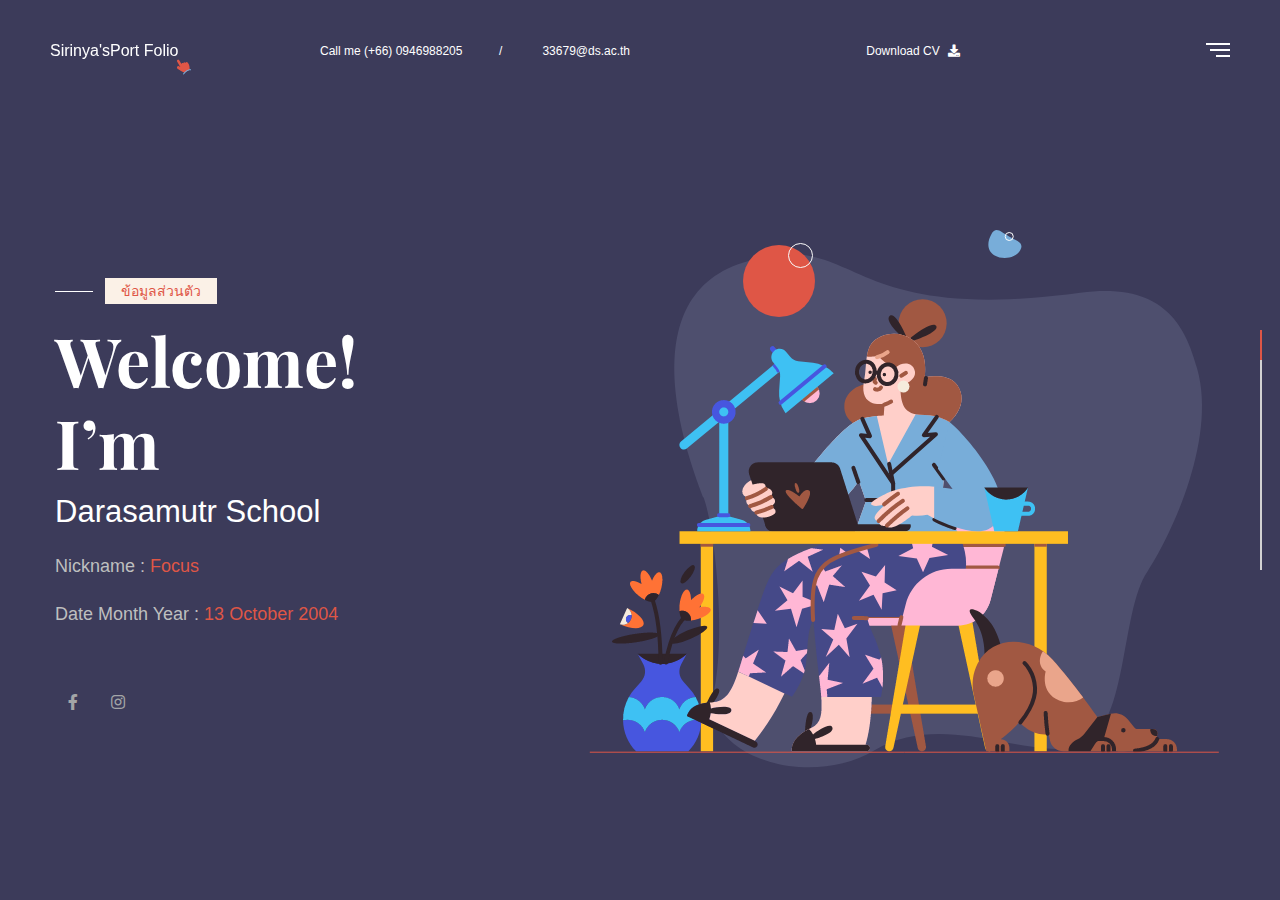
<file: index.html>
<!DOCTYPE html>
<html lang="th">

<head>
    <!--====== Required meta tags ======-->
    <meta charset="utf-8" />
    <meta http-equiv="x-ua-compatible" content="ie=edge" />
    <meta name="description" content="port folio" />
    <meta name="Sirinya Sawadpanich" content="xxx">
    <meta name="viewport" content="width=device-width, initial-scale=1, shrink-to-fit=no" />

    <!--====== Title ======-->
    <title>Hi! i'm Sirinya|| Home</title>
    <!--====== Favicon Icon ======-->
    <link rel="shortcut icon" href="assets/images/favicon.png" type="image/x-icon">
    <!--====== Google Fonts ======-->
    <link href="https://fonts.googleapis.com/css2?family=Playfair+Display:wght@700&family=Poppins:wght@300;400;500&display=swap" rel="stylesheet">
    <!--====== FontAwesome ======-->
    <link href="assets/css/fontawesome.5.9.0.min.css" rel="stylesheet">
    <!--====== Bootstrap ======-->
    <link href="assets/css/bootstrap-4.5.3.min.css" rel="stylesheet">
    <!--====== Spacing ======-->
    <link href="assets/css/spacing.min.css" rel="stylesheet">
    <!--====== PagePiling ======-->
    <link href="assets/css/jquery.pagepiling.css" rel="stylesheet">
    <!--====== Slick Slider ======-->
    <link href="assets/css/slick.min.css" rel="stylesheet">
    <!--====== Animate CSS ======-->
    <link href="assets/css/animate.min.css" rel="stylesheet">
    <!--====== Main css ======-->
    <link rel="stylesheet" href="assets/css/style.css">
    <!--====== Responsive css ======-->
    <link rel="stylesheet" href="assets/css/responsive.css">
</head>

<body class="body-piling dark-body">
    <div class="wrapper">
       
        <!-- Preloader -->
        <div class="preloader"></div>
        
        <header id="header" class="header">
            <div class="container-fluid">
                <div class="brand">
                    <a href="index.html" class="brand-name"><b>Sirinya's</b>Port Folio</a>
                </div>
                <!--<div class="lets-chat">
                    <span>Let's Chat</span>
                    <button><i class="fab fa-rocketchat"></i></button>
                </div>-->
                <button class="nav-toggle-btn a-nav-toggle">
                    <span class="hamburger">
                        <span class="top-bun"></span>
                        <span class="meat"></span>
                        <span class="bottom-bun"></span>
                    </span>
                </button>
                <div class="hide-menu a-nav-toggle"></div>
                <div class="menu">
                    <div class="menu-lang">
                        <a href="#" class="menu-lang-item active">Eng.</a>
                        <a href="#" class="menu-lang-item">Fra.</a>
                        <a href="#" class="menu-lang-item">Ara.</a>
                    </div>
                    <div class="menu-main mt-100" id="accordion">
                        <ul id="menuMain">
                            <li data-menuanchor="About" class="active"><a href="#About">About</a></li>
                            <li data-menuanchor="Services"><a href="#Services">Services</a></li>
                            <li data-menuanchor="Skills"><a href="#Skills">Skills</a></li>
                            <li data-menuanchor="Resume"><a href="#Resume">Resume</a></li>
                            <li data-menuanchor="Portfolio"><a href="#Portfolio">Portfolio</a></li>
                            <li data-menuanchor="Testimonials"><a href="#Testimonials">Testimonials</a></li>
                            <li data-menuanchor="Weapons"><a href="#Weapons">Weapons</a></li>
                            <li data-menuanchor="Contact"><a href="#Contact">Contact</a></li>
                        </ul>
                    </div>
                    <div class="menu-ornament"></div>
                </div>
            </div>
        </header>
        <div id="content">
            <div class="a-pagepiling full-page">
                <div class="section pp-scrollable slide slide-about a-slide-typed" data-name="about">
                    <div class="slide-container">
                        <div class="container">
                            <div class="number-email-cv">
                                <ul class="number-email">
                                    <li>Call me (+66) 0946988205</li>
                                    <li>33679@ds.ac.th</li>
                                </ul>
                                <a href="#Contact" class="download-cv">Download CV <i class="fas fa-download"></i></a>
                            </div>
                            <div class="row align-items-center">
                                <div class="col-lg-5">
                                    <div class="about-content pt-100 rpt-0 animate-element delay5 fadeInUp">
                                        <span class="sub-title mb-15 animate-element delay3 fadeInUp">ข้อมูลส่วนตัว</span>
                                        <h1 class="slide-title animate-element delay5 fadeInUp">Welcome! <br> I’m <span class="text-typed a-typed a-typed-about" data-text=" Sirinya "></span></h1>
                                        <h3 class="animate-element delay7 fadeInUp">Darasamutr School</h3>
                                        <p class="animate-element delay8 fadeInUp"> Nickname : <b>Focus</b></p>
                                        <p class="animate-element delay8 fadeInUp">Date Month Year : <b> 13 October 2004 </b></p>
                                        <!--a href="#Contact" class="theme-btn mt-45 rmt-25 animate-element delay9 fadeInUp">hire me <i class="fas fa-long-arrow-alt-right"></i></a-->
                                        <div class="social-style-one mt-55 rmt-35 animate-element delay10 fadeInUp">
                                            <a href="https://www.facebook.com/profile.php?id=100004814949001"><i class="fab fa-facebook-f"></i></a>
                                            <a href="https://www.instagram.com/focus.1013/"><i class="fab fa-instagram"></i></a>
                                        </div>
                                    </div>
                                </div>
                                <div class="col-lg-7">
                                    <div class="about-image pt-100 rpt-50 text-lg-right">
                                        <div class="about-inner-images">
                                            <img class="animate-element delay7 fadeInUp" src="assets/images/about/about-dark.png" alt="About">
                                            <img class="shape-one animate-element delay10 bounceIn" src="assets/images/about/shape-one-dark.png" alt="Shape">
                                            <img class="shape-two animate-element delay11 bounceIn" src="assets/images/about/shape-two-dark.png" alt="Shape">
                                        </div>
                                    </div>
                                </div>
                            </div>
                        </div>
                    </div>
                </div>
                <div class="section pp-scrollable slide slide-services slide-light slide-services a-slide-typed" data-name="services">
                    <div class="slide-container">
                        <div class="container">
                            <div class="row align-items-center">
                                <div class="col-lg-7">
                                    <div class="service-image animate-element delay4 fadeInUp">
                                        <span class="sub-title mb-75">Services</span>
                                        <div class="service-inner-images">
                                            <img src="assets/images/services/services-dark.png" alt="Service">
                                            <img class="shape-one animate-element delay6 bounceIn" src="assets/images/services/shape-one-dark.png" alt="shape">
                                            <img class="shape-two animate-element delay8 bounceIn" src="assets/images/services/shape-two-dark.png" alt="shape">
                                        </div>
                                    </div>
                                </div>
                                <div class="col-lg-5">
                                    <div class="service-content pt-100 rpt-55 animate-element delay5 fadeInUp">
                                        <div class="section-title mb-25">
                                            <h2 class="slide-title animate-element delay5 fadeInUp">What <span class="text-typed a-typed a-typed-services" data-text="Services"></span> i provde to my clients in here.</h2>
                                        </div>
                                        <p class="animate-element delay6 fadeInUp">I always want to be able to meet the goals of my clients, I value my services as a designer through my work. You may like my <b>services.</b></p>
                                        <div class="our-services animate-element delay8 fadeInUp">
                                            <div class="service-item">
                                                <div class="icon">
                                                    <img src="assets/images/services/service-icon1.png" alt="Icon">
                                                </div>
                                                <h4>App Design</h4>
                                            </div>
                                            <div class="service-item">
                                                <div class="icon">
                                                    <img src="assets/images/services/service-icon2.png" alt="Icon">
                                                </div>
                                                <h4>Web Design</h4>
                                            </div>
                                            <div class="service-item">
                                                <div class="icon">
                                                    <img src="assets/images/services/service-icon3.png" alt="Icon">
                                                </div>
                                                <h4>Illustraiton</h4>
                                            </div>
                                            <div class="service-item">
                                                <div class="icon">
                                                    <img src="assets/images/services/service-icon4.png" alt="Icon">
                                                </div>
                                                <h4>Branding</h4>
                                            </div>
                                        </div>
                                    </div>
                                </div>
                            </div>
                        </div>
                    </div>
                </div>
                <div class="section pp-scrollable slide slide-skills a-slide-typed" data-name="skills">
                    <div class="slide-container">
                        <div class="container">
                           <div class="row align-items-center">
                                <div class="col-lg-5">
                                    <div class="skill-content animate-element delay5 fadeInUp">
                                        <div class="section-title mb-25">
                                            <span class="sub-title mb-45">Skills</span>
                                            <h2 class="slide-title animate-element delay5 fadeInUp">As a Designer i am good at fit with few <span class="text-typed a-typed a-typed-skills" data-text="skills."></span></h2>
                                        </div>
                                        <p class="animate-element delay6 fadeInUp">All desigener have good skills to make sure satisfied their clints, As a designer I am also specialised few <b>skills.</b></p>
                                        <div class="bar-list a-progressbar pt-5 animate-element delay9 fadeInUp">
                                            <div class="bar-item">
                                                <div class="row">
                                                    <div class="col bar-item-title">App Design</div>
                                                    <div class="col-auto text-right bar-item-value">78%</div>
                                                </div>
                                                <div class="progress">
                                                    <div class="progress-bar" role="progressbar" aria-valuenow="78" aria-valuemin="0" aria-valuemax="100"></div>
                                                </div>
                                            </div>
                                            <div class="bar-item">
                                                <div class="row">
                                                    <div class="col bar-item-title">Web Design</div>
                                                    <div class="col-auto text-right bar-item-value">95%</div>
                                                </div>
                                                <div class="progress">
                                                    <div class="progress-bar" role="progressbar" aria-valuenow="95" aria-valuemin="0" aria-valuemax="100"></div>
                                                </div>
                                            </div>
                                            <div class="bar-item">
                                                <div class="row">
                                                    <div class="col bar-item-title">Art & illustration</div>
                                                    <div class="col-auto text-right bar-item-value">65%</div>
                                                </div>
                                                <div class="progress">
                                                    <div class="progress-bar" role="progressbar" aria-valuenow="65" aria-valuemin="0" aria-valuemax="100"></div>
                                                </div>
                                            </div>
                                            <div class="bar-item">
                                                <div class="row">
                                                    <div class="col bar-item-title">Banding</div>
                                                    <div class="col-auto text-right bar-item-value">85%</div>
                                                </div>
                                                <div class="progress">
                                                    <div class="progress-bar" role="progressbar" aria-valuenow="85" aria-valuemin="0" aria-valuemax="100"></div>
                                                </div>
                                            </div>
                                        </div>
                                    </div>
                                </div>
                                <div class="col-lg-7">
                                    <div class="skill-image pt-55 text-lg-right animate-element delay4 fadeInUp">
                                        <div class="skill-images-inner">
                                            <img src="assets/images/skills/skills-dark.png" alt="Skills">
                                            <img class="shape-one animate-element delay6 bounceIn" src="assets/images/skills/shape-one.png" alt="shape">
                                            <img class="shape-two animate-element delay8 bounceIn" src="assets/images/skills/shape-two-dark.png" alt="shape">
                                        </div>
                                    </div>
                                </div>
                            </div>
                        </div>
                    </div>
                </div>
                <div class="section pp-scrollable slide slide-resume slide-light">
                    <div class="slide-container">
                        <div class="container">
                           <div class="row align-items-center">
                                <div class="col-lg-6">
                                    <div class="educations rmb-55">
                                        <div class="section-title mb-45 animate-element delay2 fadeInUp">
                                            <span class="sub-title mb-45">qualification</span>
                                            <h2 class="slide-title animate-element delay5 fadeInUp">my education</h2>
                                        </div>
                                        <div class="edu-experi-wrap">
                                            <div class="edu-experi-item animate-element delay5 fadeInUp">
                                                <span class="years">2010-2014</span>
                                                <div class="vacancy-content">
                                                    <span class="title">BSC</span>
                                                    <h4 class="subject">Computer Science</h4>
                                                    <h6 class="institution">South University Of Bangladesh</h6>
                                                    <p>Major in UI Design, UX Design, Interaction Design,  User Empathy, Branding.</p>
                                                </div>
                                            </div>
                                            <div class="edu-experi-item animate-element delay8 fadeInUp">
                                                <span class="years">2014-2016</span>
                                                <div class="vacancy-content">
                                                    <span class="title">MSC</span>
                                                    <h4 class="subject">Computer Science</h4>
                                                    <h6 class="institution">Defodil University of Bangladesh</h6>
                                                    <p>Product Design, Information Architecture, Understanding the product, Product Analyses, Market Reserach, Communication.</p>
                                                </div>
                                            </div>
                                        </div>
                                    </div>
                                </div>
                                <div class="col-lg-6">
                                    <div class="experiecnes">
                                        <div class="section-title mb-45 animate-element delay4 fadeInUp">
                                            <span class="sub-title mb-45">Experiecne</span>
                                            <h2 class="slide-title animate-element delay5 fadeInUp">My Experiecne</h2>
                                        </div>
                                        <div class="edu-experi-wrap">
                                            <div class="edu-experi-item beahance animate-element delay7 fadeInUp">
                                                <span class="years">2016-2018</span>
                                                <div class="vacancy-content">
                                                    <span class="title">Beahance</span>
                                                    <h4 class="subject">Uniq Web Design</h4>
                                                    <p>After finishing my studies, I first concentrated on my work in <a href="https://www.behance.net">Behance</a>, here I worked as a web designer for 2 years. It was really a big experience for me.</p>
                                                </div>
                                            </div>
                                            <div class="edu-experi-item dribbble animate-element delay10 fadeInUp">
                                                <span class="years">2018-2020</span>
                                                <div class="vacancy-content">
                                                    <span class="title">Dribbble</span>
                                                    <h4 class="subject">Product Designer</h4>
                                                    <p>After working well for two years at <a href="https://dribbble.com">dribbble</a>, I got the opportunity to work in one of the best market dribbles in the world, and there I am now working as a podcast designer.</p>
                                                </div>
                                            </div>
                                        </div>
                                    </div>
                                </div>
                            </div>
                        </div>
                    </div>
                </div>
                <div class="section pp-scrollable slide slide-portfolio a-slide-typed" data-name="portfolio">
                    <div class="slide-container">
                        <div class="container">
                           <div class="row align-items-center justify-content-between mb-25">
                                <div class="col-xl-5 col-lg-6">
                                    <div class="portfolio-content">
                                        <div class="section-title mb-35">
                                            <span class="sub-title mb-45 animate-element delay5 fadeInUp">Portfolio</span>
                                            <h2 class="slide-title animate-element delay6 fadeInUp">Some of my Creative <span class="text-typed a-typed a-typed-portfolio" data-text="Works."></span></h2>
                                        </div>
                                        <p class="animate-element delay7 fadeInUp">As a designer I have been working few years in this sector, and i have complted lot's of project <b><a href="#">see here.</a></b></p>
                                        <a href="blog.html" class="read-more mt-45 rmt-25 animate-element delay8 fadeInUp">Explore More <i class="fas fa-long-arrow-alt-right"></i></a>
                                    </div>
                                </div>
                                <div class="col-xl-5 col-lg-6">
                                    <div class="counter-wrap rmb-15 animate-element delay9 fadeInUp">
                                        <div class="success-box">
                                            <span class="count-text lass-than-ten" data-speed="3000" data-stop="7">0</span>
                                            <h6>Years of Experience</h6>
                                        </div>
                                        <div class="success-box">
                                            <span class="count-text plus" data-speed="3000" data-stop="120">0</span>
                                            <h6>Satisfied Clients</h6>
                                        </div>
                                    </div>
                                </div>
                            </div>
                            <div class="portfolio-wrap">
                                <div class="portfolio-item animate-element delay11 fadeInUp">
                                    <img src="assets/images/acitivities/portfolio1.png" alt="Portfolio">
                                </div>
                                <div class="portfolio-item animate-element delay13 fadeInUp">
                                    <img src="assets/images/acitivities/portfolio2.png" alt="Portfolio">
                                </div>
                                <div class="portfolio-item">
                                    <img src="assets/images/acitivities/portfolio1.png" alt="Portfolio">
                                </div>
                                <div class="portfolio-item">
                                    <img src="assets/images/acitivities/portfolio2.png" alt="Portfolio">
                                </div>
                            </div>
                        </div>
                    </div>
                </div>
                <div class="section pp-scrollable slide slide-testimonials slide-light a-slide-typed" data-name="testimonials">
                    <div class="slide-container">
                        <div class="container">
                            <div class="row align-items-end">
                                <div class="col-lg-6">
                                    <div class="testimonial-left-image rmb-75 animate-element delay5 fadeInUp">
                                        <img src="assets/images/testimonials/testimonial-dark.png" alt="testimonials">
                                        <img class="shape-one animate-element delay8 bounceIn" src="assets/images/testimonials/shape-one-dark.png" alt="shape">
                                        <img class="shape-two animate-element delay5 zoomInLeft" src="assets/images/testimonials/shape-two.png" alt="shape">
                                    </div>
                                </div>
                                <div class="col-lg-6">
                                    <div class="testimonials-content ml-lg-auto rel">
                                        <div class="section-title mb-35">
                                            <span class="sub-title mb-45 animate-element delay6 fadeInUp">Testimonial</span>
                                            <h2 class="slide-title animate-element delay7 fadeInUp">What my happy <span class="text-typed a-typed a-typed-testimonials" data-text="client"></span> saying their services.</h2>
                                            <p class="animate-element delay7 fadeInUp">As a designer I have been working few years in this sector, and i have complted lot's of project <b><a href="#">see here.</a></b></p>
                                        </div>
                                        <div class="animate-element delay9 fadeInUp">
                                            <p>Really they guy is amazing , he saved my times and properly have completed my requirment with great effort. I appreciate to him for web & app design, he is good at fit.</p>
                                        
                                        </div>
                                        
                                    </div>
                                </div>
                            </div>
                        </div>
                    </div>
                </div>
                <div class="section pp-scrollable slide slide-weapons a-slide-typed" data-name="weapons">
                    <div class="slide-container">
                        <div class="container">
                           <div class="row align-items-center">
                                <div class="col-lg-6">
                                    <div class="weapons-content rmb-75 animate-element delay5 fadeInUp">
                                        <div class="section-title mb-35">
                                            <span class="sub-title mb-45">Coputer Skills</span>
                                            <h2 class="slide-title animate-element delay5 fadeInUp">My <span class="text-typed a-typed a-typed-weapons" data-text="favorite tools"></span> which i Used Everyday in my life.</h2>
                                        </div>
                                        <p class="animate-element delay6 fadeInUp">I always loved those software that I use in my work, because I am very good at these, these are the main tools of my design  career those are help me for make sure my Clients satisfication.</p>
                                        <a href="#About" class="read-more mt-15 animate-element delay8 fadeInUp">Lets See My Work Process <i class="fas fa-long-arrow-alt-right"></i></a>
                                    </div>
                                </div>
                                <div class="col-lg-6">
                                    <div class="weapons-images">
                                        <div class="weapons-item one animate-element delay11 bounceIn">
                                            <img src="assets/images/weapons/figma.png" alt="Figma">
                                        </div>
                                        <div class="weapons-item two animate-element delay5 fadeInDown">
                                            <img src="assets/images/weapons/xd.png" alt="XD">
                                        </div>
                                        <div class="weapons-item three animate-element delay6 fadeInUp">
                                            <img src="assets/images/weapons/linkedin.png" alt="linkedin">
                                        </div>
                                        <div class="weapons-item four animate-element delay7 fadeInLeft">
                                            <img src="assets/images/weapons/sketch.png" alt="sketch">
                                        </div>
                                        <div class="weapons-item five animate-element delay8 fadeInRight">
                                            <img src="assets/images/weapons/google.png" alt="google">
                                        </div>
                                        <div class="weapons-item six animate-element delay9 fadeInLeft">
                                            <img src="assets/images/weapons/dribbble.png" alt="dribbble">
                                        </div>
                                        <div class="weapons-item seven animate-element delay10 fadeInUp">
                                            <img src="assets/images/weapons/skype.png" alt="skype">
                                        </div>
                                        <div class="weapons-item eight animate-element delay5 fadeInRight">
                                            <img src="assets/images/weapons/slack.png" alt="slack">
                                        </div>
                                    </div>
                                </div>
                            </div>
                        </div>
                    </div>
                </div>
                <div class="section pp-scrollable slide slide-contact slide-light">
                    <div class="slide-container">
                        <div class="container">
                           <div class="contact-wrap mb-185 rmb-95">
                               <div class="row align-items-end">
                                    <div class="col-lg-7">
                                        <div class="contact-content">
                                            <div class="section-title mb-55">
                                               <span class="sub-title mb-55 animate-element delay5 fadeInUp">contact me</span>
                                                <h2 class="slide-title animate-element delay6 fadeInUp">Estimate your project? Let me know here.</h2>
                                            </div>
                                            <form action="#" class="contact-form animate-element delay8 fadeInUp">
                                                <div class="form-group">
                                                    <input type="text" id="name" name="name" class="form-control" placeholder="What's your name?" required>
                                                </div>
                                                <div class="form-group">
                                                    <input type="email" id="email" name="email" class="form-control" placeholder="Your email" required>
                                                </div>
                                                <div class="form-group">
                                                    <textarea name="message" id="message" rows="1" class="form-control" placeholder="Tell me about your project" required></textarea>
                                                </div>
                                                <button type="submit"><i class="fas fa-paper-plane"></i></button>
                                            </form>
                                        </div>
                                    </div>
                                    <div class="col-lg-5">
                                        <div class="contact-image animate-element text-center delay7 fadeInLeft">
                                            <img src="assets/images/contact/contact.png" alt="Contact">
                                        </div>
                                    </div>
                                </div>
                           </div>
                           <div class="footer-contact text-center mb-35">
                               <div class="section-title mb-30 animate-element delay8 fadeInUp">
                                   <h2>Stay Connected</h2>
                               </div>
                               <span class="country list-inline-item animate-element delay9 fadeInUp">Bangladesh</span>
                               <h3 class="animate-element delay6 fadeInUp"><a href="mailto:hello_niharik@gmail.com">hello_niharik@gmail.com</a></h3>
                               <a href="callto:(+778)675-0765" class="number list-inline-item animate-element delay10 fadeInUp">(+778) 675-0765</a>
                               <div class="social-style-two mt-25 animate-element delay11 fadeInUp">
                                    <a href="#"><img src="assets/images/contact/social-dribbble.png" alt="Social"></a>
                                    <a href="#"><img src="assets/images/contact/social-behance.png" alt="Social"></a>
                                    <a href="#"><img src="assets/images/contact/social-instagram.png" alt="Social"></a>
                                </div>
                           </div>
                        </div>
                        <div class="footer-bottom-girl animate-element delay12 zoomIn">
                           <img src="assets/images/contact/footer-bottom-girl.png" alt="footer girl">
                       </div>
                        <div class="footer-bottom-shape">
                            <img src="assets/images/contact/footer-bottom-shape.png" alt="Shape">
                        </div>
                    </div>
                </div>
            </div>
        </div>
        <div class="container-fliuid">
            <div class="progress-nav">
                <ul id="menu">
                    <li data-menuanchor="About" class="active"></li>
                    <li data-menuanchor="Services"></li>
                    <li data-menuanchor="Skills"></li>
                    <li data-menuanchor="Resume"></li>
                    <li data-menuanchor="Portfolio"></li>
                    <li data-menuanchor="Testimonials"></li>
                    <li data-menuanchor="Weapons"></li>
                    <li data-menuanchor="Contact"></li>
                </ul>
            </div>
        </div>
    </div>
    
    <!--====== Jquery ======-->
    <script src="assets/js/jquery-3.6.0.min.js"></script>
    <!--====== Bootstrap ======-->
    <script src="assets/js/bootstrap.4.5.3.min.js"></script>
    <!--====== PagePiling ======-->
    <script src="assets/js/jquery.pagepiling.min.js"></script>
    <!--====== Jquery Viewport ======-->
    <script src="assets/js/jquery.viewport.js"></script>
    <!--====== SmoothScroll ======-->
    <script src="assets/js/smoothscroll.js"></script>
    <!--====== Popper ======-->
    <script src="assets/js/popper.min.js"></script>
    <!--====== Slick Slider ======-->
    <script src="assets/js/slick.min.js"></script>
    <!--====== Typed ======-->
    <script src="assets/js/typed.min.js"></script>
    <!--====== Main JS ======-->
    <script src="assets/js/script.js"></script>
</body>

</html>
</file>
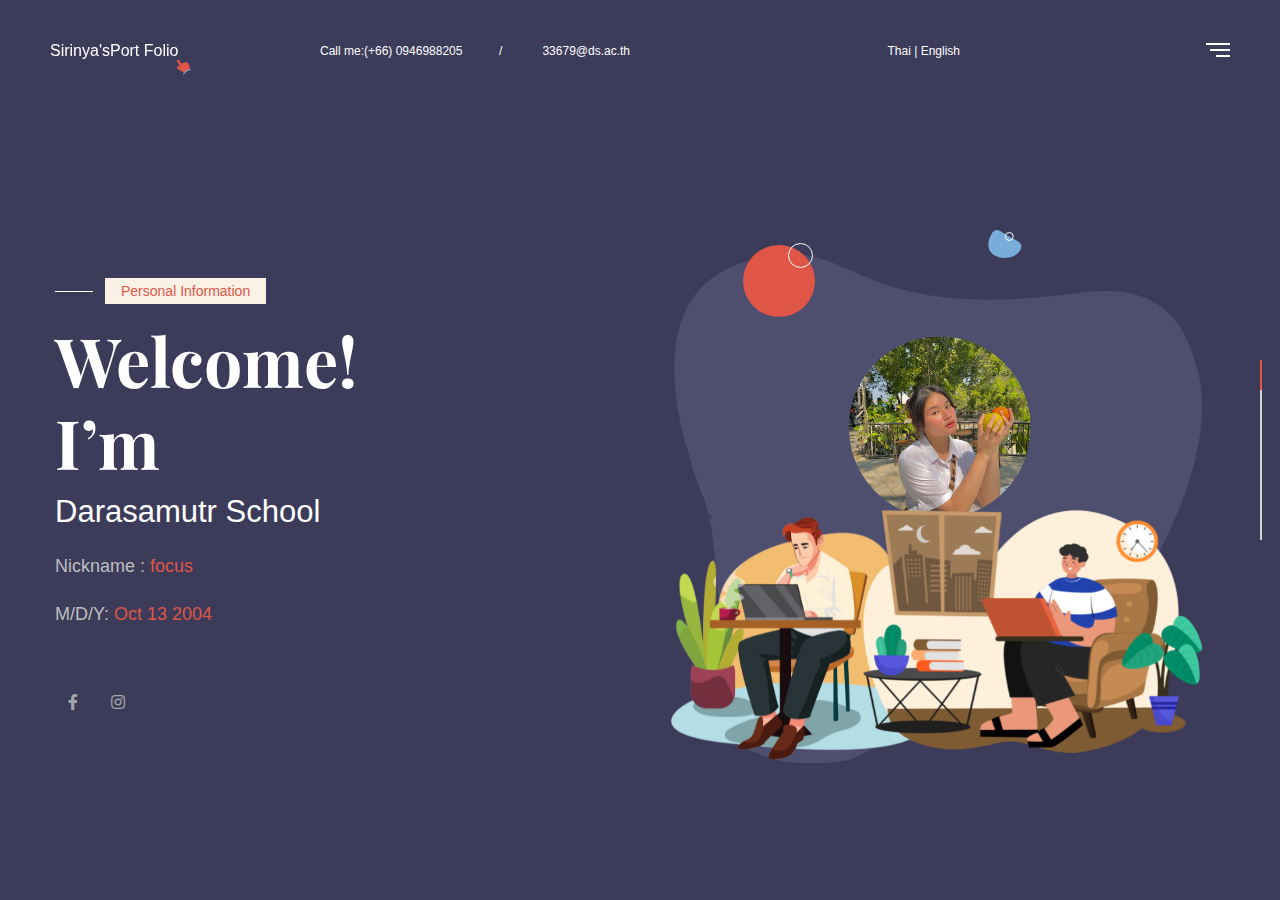
<file: index-en.html>
<!DOCTYPE html>
<html lang="en">

<head>
    <!--====== Required meta tags ======-->
    <meta charset="utf-8" />
    <meta http-equiv="x-ua-compatible" content="ie=edge" />
    <meta name="description" content="port folio" />
    <meta name="author" content="Sirinya Sawadpanich">
    <meta name="viewport" content="width=device-width, initial-scale=1, shrink-to-fit=no" />

    <!--====== Title ======-->
    <title>Hi! i'm Sirinya|| Home</title>
    <!--====== Favicon Icon ======-->
    <link rel="shortcut icon" href="assets/images/favicon.png" type="image/x-icon">
    <!--====== Google Fonts ======-->
    <link href="https://fonts.googleapis.com/css2?family=Playfair+Display:wght@700&family=Poppins:wght@300;400;500&display=swap" rel="stylesheet">
    <!--====== FontAwesome ======-->
    <link href="assets/css/fontawesome.5.9.0.min.css" rel="stylesheet">
    <!--====== Bootstrap ======-->
    <link href="assets/css/bootstrap-4.5.3.min.css" rel="stylesheet">
    <!--====== Spacing ======-->
    <link href="assets/css/spacing.min.css" rel="stylesheet">
    <!--====== PagePiling ======-->
    <link href="assets/css/jquery.pagepiling.css" rel="stylesheet">
    <!--====== Slick Slider ======-->
    <link href="assets/css/slick.min.css" rel="stylesheet">
    <!--====== Animate CSS ======-->
    <link href="assets/css/animate.min.css" rel="stylesheet">
    <!--====== Main css ======-->
    <link rel="stylesheet" href="assets/css/style.css">
    <!--====== Responsive css ======-->
    <link rel="stylesheet" href="assets/css/responsive.css">
</head>

<body class="body-piling dark-body">
    <div class="wrapper">
       
        <!-- Preloader -->
        <div class="preloader"></div>
        
        <header id="header" class="header">
            <div class="container-fluid">
                <div class="brand">
                    <a href="index-en.html" class="brand-name"><b>Sirinya's</b>Port Folio</a>
                </div>
                <!--<div class="lets-chat">
                    <span>Let's Chat</span>
                    <button><i class="fab fa-rocketchat"></i></button>
                </div>-->
                <button class="nav-toggle-btn a-nav-toggle">
                    <span class="hamburger">
                        <span class="top-bun"></span>
                        <span class="meat"></span>
                        <span class="bottom-bun"></span>
                    </span>
                </button>
                <div class="hide-menu a-nav-toggle"></div>
                <div class="menu">
                    <div class="menu-lang">
                        <a href="index.html" class="menu-lang-item active">TH.</a>
                        <a href="index-en.html" class="menu-lang-item active">ENG.</a>
                    </div>
                    <div class="menu-main mt-100" id="accordion">
                        <ul id="menuMain">
                            <li data-menuanchor="About" class="active"><a href="#About">About</a></li>
                            <li data-menuanchor="Services"><a href="#Services">Lifestyle</a></li>
                            <li data-menuanchor="Skills"><a href="#Skills">Skills</a></li>
                            <li data-menuanchor="Resume"><a href="#Resume">Resume</a></li>
                            <li data-menuanchor="Portfolio"><a href="#Portfolio">Portfolio</a></li>
                            <!--<li data-menuanchor="Testimonials"><a href="#Testimonials">Testimonials<a/></li>-->
                             <!--<li data-menuanchor="Weapons"><a href=#"Weapons">Weapons<a/></li>-->   
                            <li data-menuanchor="Contact"><a href="#Contact">Contact</a></li>
                        </ul>
                    </div>-
                    <div class="menu-ornament"></div>
                </div>
            </div>
        </header>
        <div id="content">
            <div class="a-pagepiling full-page">
                <div class="section pp-scrollable slide slide-about a-slide-typed" data-name="about">
                    <div class="slide-container">
                        <div class="container">
                            <div class="number-email-cv">
                                <ul class="number-email">
                                    <li>Call me:(+66) 0946988205</li>
                                    <li>33679@ds.ac.th</li>
                                </ul>
                                <li><a href="index.html">Thai </a> | <a href="index-en.html"> English</a></i>
                            </div>
                            <div class="row align-items-center">
                                <div class="col-lg-5">
                                    <div class="about-content pt-100 rpt-0 animate-element delay5 fadeInUp">
                                        <span class="sub-title mb-15 animate-element delay3 fadeInUp">Personal information</span>
                                        <h1 class="slide-title animate-element delay5 fadeInUp">Welcome! <br> I’m <span class="text-typed a-typed a-typed-about" data-text=" Sirinya "></span></h1>
                                        <h3 class="animate-element delay7 fadeInUp">Darasamutr School</h3>
                                        <p class="animate-element delay8 fadeInUp"> Nickname : <b>focus</b></p>
                                        <p class="animate-element delay8 fadeInUp">M/D/Y: <b> Oct 13 2004 </b></p>
                                        <!--a href="#Contact" class="theme-btn mt-45 rmt-25 animate-element delay9 fadeInUp">hire me <i class="fas fa-long-arrow-alt-right"></i></a-->
                                        <div class="social-style-one mt-55 rmt-35 animate-element delay10 fadeInUp">
                                            <a href="https://www.facebook.com/profile.php?id=100004814949001"><i class="fab fa-facebook-f"></i></a>
                                            <a href="https://www.instagram.com/focus.1013/"><i class="fab fa-instagram"></i></a>
                                        </div>
                                    </div>
                                </div>
                                <div class="col-lg-7">
                                    <div class="about-image pt-100 rpt-50 text-lg-right">
                                        <div class="about-inner-images">
                                            <img class="animate-element delay7 fadeInUp" src="assets/images/about/about.png" alt="About">
                                            <img class="shape-one animate-element delay10 bounceIn" src="assets/images/about/shape-one-dark.png" alt="Shape">
                                            <img class="shape-two animate-element delay11 bounceIn" src="assets/images/about/shape-two-dark.png" alt="Shape">
                                        </div>
                                    </div>
                                </div>
                            </div>
                        </div>
                    </div>
                </div>
                <div class="section pp-scrollable slide slide-services slide-light slide-services a-slide-typed" data-name="services">
                    <div class="slide-container">
                        <div class="container">
                            <div class="row align-items-center">
                                <div class="col-lg-7">
                                    <div class="service-image animate-element delay4 fadeInUp">
                                        <span class="sub-title mb-75">Lifestyle</span>
                                        <div class="service-inner-images">
                                            <img src="assets/images/services/services-dark.png" alt="Service">
                                            <img class="shape-one animate-element delay6 bounceIn" src="assets/images/services/shape-one-dark.png" alt="shape">
                                            <img class="shape-two animate-element delay8 bounceIn" src="assets/images/services/shape-two-dark.png" alt="shape">
                                        </div>
                                    </div>
                                </div>
                                <div class="col-lg-5">
                                    <div class="service-content pt-100 rpt-55 animate-element delay5 fadeInUp">
                                        <div class="section-title mb-25">
                                            <h2 class="slide-title animate-element delay5 fadeInUp">Free time acitivities<span class="text-typed a-typed a-typed-services" data-text="Lifestyle"></span> in daily life</h2>
                                        </div>
                                        <p class="animate-element delay6 fadeInUp">Free time acitivities  in daily life  in daily life<b> in daily life</b></p>
                                        <div class="our-services animate-element delay8 fadeInUp">
                                            <div class="service-item">
                                                <div class="icon">
                                                    <img src="assets/images/services/service-icon1.png" alt="Icon">
                                                </div>
                                                <h4>Watching series</h4>
                                            </div>
                                            <div class="service-item">
                                                <div class="icon">
                                                    <img src="assets/images/services/service-icon2.png" alt="Icon">
                                                </div>
                                                <h4>listen to music</h4>
                                            </div>
                                            <div class="service-item">
                                                <div class="icon">
                                                    <img src="assets/images/services/service-icon3.png" alt="Icon">
                                                </div>
                                                <h4>Swimming</h4>
                                            </div>
                                            <div class="service-item">
                                                <div class="icon">
                                                    <img src="assets/images/services/service-icon4.png" alt="Icon">
                                                </div>
                                                <h4>Work out</h4>
                                            </div>
                                        </div>
                                    </div>
                                </div>
                            </div>
                        </div>
                    </div>
                </div>
                <div class="section pp-scrollable slide slide-skills a-slide-typed" data-name="skills">
                    <div class="slide-container">
                        <div class="container">
                           <div class="row align-items-center">
                                <div class="col-lg-5">
                                    <div class="skill-content animate-element delay5 fadeInUp">
                                        <div class="section-title mb-25">
                                            <span class="sub-title mb-45">Skills</span>
                                            <h2 class="slide-title animate-element delay5 fadeInUp">Skills<span class="text-typed a-typed a-typed-skills" data-text=""></span></h2>
                                        </div>
                                        <p class="animate-element delay6 fadeInUp">Good skills come from knowledge and regular practice into <b>that skill</b></p>
                                        <div class="bar-list a-progressbar pt-5 animate-element delay9 fadeInUp">
                                            <div class="bar-item">
                                                <div class="row">
                                                    <div class="col bar-item-title">English </div>
                                                    <div class="col-auto text-right bar-item-value">80%</div>
                                                </div>
                                                <div class="progress">
                                                    <div class="progress-bar" role="progressbar" aria-valuenow="78" aria-valuemin="0" aria-valuemax="100"></div>
                                                </div>
                                            </div>
                                            <div class="bar-item">
                                                <div class="row">
                                                    <div class="col bar-item-title">Japanese</div>
                                                    <div class="col-auto text-right bar-item-value">70%</div>
                                                </div>
                                                <div class="progress">
                                                    <div class="progress-bar" role="progressbar" aria-valuenow="95" aria-valuemin="0" aria-valuemax="100"></div>
                                                </div>
                                            </div>
                                            <div class="bar-item">
                                                <div class="row">
                                                    <div class="col bar-item-title">Singing</div>
                                                    <div class="col-auto text-right bar-item-value">50%</div>
                                                </div>
                                                <div class="progress">
                                                    <div class="progress-bar" role="progressbar" aria-valuenow="65" aria-valuemin="0" aria-valuemax="100"></div>
                                                </div>
                                            </div>
                                            <div class="bar-item">
                                                <div class="row">
                                                    <div class="col bar-item-title">Online business</div>
                                                    <div class="col-auto text-right bar-item-value">90%</div>
                                                </div>
                                                <div class="progress">
                                                    <div class="progress-bar" role="progressbar" aria-valuenow="70" aria-valuemin="0" aria-valuemax="100"></div>
                                                </div>
                                            </div>
                                        </div>
                                    </div>
                                </div>
                                <div class="col-lg-7">
                                    <div class="skill-image pt-55 text-lg-right animate-element delay4 fadeInUp">
                                        <div class="skill-images-inner">
                                            <img src="assets/images/skills/skills-dark.png" alt="Skills">
                                            <img class="shape-one animate-element delay6 bounceIn" src="assets/images/skills/shape-one.png" alt="shape">
                                            <img class="shape-two animate-element delay8 bounceIn" src="assets/images/skills/shape-two-dark.png" alt="shape">
                                        </div>
                                    </div>
                                </div>
                            </div>
                        </div>
                    </div>
                </div>
                <div class="section pp-scrollable slide slide-resume slide-light">
                    <div class="slide-container">
                        <div class="container">
                           <div class="row align-items-center">
                                <div class="col-lg-6">
                                    <div class="educations rmb-55">
                                        <div class="section-title mb-45 animate-element delay2 fadeInUp">
                                            <span class="sub-title mb-45">Educational qualification</span>
                                            <h2 class="slide-title animate-element delay5 fadeInUp">Education</h2>
                                        </div>
                                        <div class="edu-experi-wrap">
                                            <div class="edu-experi-item animate-element delay5 fadeInUp">
                                                <span class="years">2019-2022</span>
                                                <div class="vacancy-content">
                                                    <span class="title">High school</span>
                                                    <h4 class="subject">English-Japanese</h4>
                                                    <h6 class="institution">Darasamute school</h6>
                                                    <p>Listening  Speaking Reading Writting in Japanese EWnglish and Japanese culture</p>
                                                </div>
                                            </div>
                                            <div class="edu-experi-item animate-element delay8 fadeInUp">
                                                <span class="years">2016-2019</span>
                                                <div class="vacancy-content">
                                                    <span class="title">Junior high school</span>
                                                    <h4 class="subject">English-Japanese</h4>
                                                    <h6 class="institution">Preecanusas school</h6>
                                                    <p>Listening  Speaking Reading Writting in Japanese English and Japanese culture</p>
                                                </div>
                                            </div>
                                        </div>
                                    </div>
                                </div>
                                <div class="col-lg-6">
                                    <div class="experiecnes">
                                        <div class="section-title mb-45 animate-element delay4 fadeInUp">
                                            <span class="sub-title mb-45">Educational qualification</span>
                                            <h2 class="slide-title animate-element delay5 fadeInUp">My Experiences</h2>
                                        </div>
                                        <div class="edu-experi-wrap">
                                            <div class="edu-experi-item beahance animate-element delay7 fadeInUp">
                                                <span class="years">2013-2016</span>
                                                <div class="vacancy-content">
                                                    <span class="title">Elementary school</span>
                                                    <h4 class="subject">Preecanusas school</h4>
                                                    <p>Daily living skills survival in different situations demonstration of talent</p>                             
                                                </div>
                                            </div>
                                            <div class="edu-experi-item dribbble animate-element delay10 fadeInUp">
                                                <span class="years">2007-2013</span>
                                                <div class="vacancy-content">
                                                    <span class="title">Pre-elementary level</span>
                                                    <h4 class="subject">Preecanusas school</h4>
                                                    <p>Reading skills Writing skills Socializing Exercising Separation of things</p>
                                                </div>
                                            </div>
                                        </div>
                                    </div>
                                </div>
                            </div>
                        </div>
                    </div>
                </div>
                <div class="section pp-scrollable slide slide-portfolio a-slide-typed" data-name="portfolio">
                    <div class="slide-container">
                        <div class="container">
                           <div class="row align-items-center justify-content-between mb-25">
                                <div class="col-xl-5 col-lg-6">
                                    <div class="portfolio-content">
                                        <div class="section-title mb-35">
                                            <span class="sub-title mb-45 animate-element delay5 fadeInUp">Honorary/Work</span>
                                            <h2 class="slide-title animate-element delay6 fadeInUp">Important achievements and certificates for doing<span class="text-typed a-typed a-typed-portfolio" data-text="Portfolio.                                                                                                             "></span></h2>
                                        </div>
                                        <p class="animate-element delay7 fadeInUp">Collecting of photos of Volunteer Activitives Public spirit Certificates Training results
                                        <b>and other related works<div class=""></div></b></p>
                                        <!--<a href="blog.html" class="read-more mt-45 rmt-25 animate-element delay8 fadeInUp">Explore More <i class="fas fa-long-arrow-alt-right"></i></a>-->
                                    </div>
                                </div>
                                <!--<div class="col-xl-5 col-lg-6">
                                    <div class="counter-wrap rmb-15 animate-element delay9 fadeInUp">
                                        <div class="success-box">
                                            <span class="count-text lass-than-ten" data-speed="3000" data-stop="7">0</span>
                                            <h6>Years of Experience</h6>
                                        </div>
                                        <p class="success-box">
                                            <span class="count-text plus" data-speed="3000" data-stop="120">0</span>
                                            <h6>Satisfied Clients</h6>
                                        </div>
                                    </div>
                                </div>-->
                            </div>
                            <div class="portfolio-wrap">
                                <div class="portfolio-item animate-element delay11 fadeInUp">
                                    <img src="assets/images/acitivities/portfolio1.png" alt="Portfolio">
                                </div>
                                <div class="portfolio-item animate-element delay13 fadeInUp">
                                    <img src="assets/images/acitivities/portfolio2.png" alt="Portfolio">
                                </div>
                                <div class="portfolio-item">
                                    <img src="assets/images/acitivities/portfolio1.png" alt="Portfolio">
                                </div>
                                <div class="portfolio-item">
                                    <img src="assets/images/acitivities/portfolio2.png" alt="Portfolio">
                                </div>
                            </div>
                        </div>
                    </div>
                </div>
                <!--<div class="section pp-scrollable slide slide-testimonials slide-light a-slide-typed" data-name="testimonials"-->
                <!--div class="section pp-scrollable slide slide-weapons a-slide-typed" data-name="weapons"-->
                <div class="section pp-scrollable slide slide-contact slide-light">
                    <div class="slide-container">
                        <div class="container">
                          <!--<div class="contact-wrap mb-185 rmb-95">
                               <div class="row align-items-end">
                                    <div class="col-lg-7">
                                        <div class="contact-content">
                                            <div class="section-title mb-55">
                                               <span class="sub-title mb-55 animate-element delay5 fadeInUp">contact me</span>
                                                <h2 class="slide-title animate-element delay6 fadeInUp">Estimate your project? Let me know here.</h2>
                                            </div>
                                            <form action="#" class="contact-form animate-element delay8 fadeInUp">
                                                <div class="form-group">
                                                    <input type="text" id="name" name="name" class="form-control" placeholder="What's your name?" required>
                                                </div>
                                                <div class="form-group">
                                                    <input type="email" id="email" name="email" class="form-control" placeholder="Your email" required>
                                                </div>
                                                <div class="form-group">
                                                    <textarea name="message" id="message" rows="1" class="form-control" placeholder="Tell me about your project" required></textarea>
                                                </div>
                                                <button type="submit"><i class="fas fa-paper-plane"></i></button>
                                            </form>
                                        </div>
                                    </div>
                                    <div class="col-lg-5">
                                        <div class="contact-image animate-element text-center delay7 fadeInLeft">
                                            <img src="assets/images/contact/contact.png" alt="Contact">
                                        </div>
                                    </div>
                                </div>
                           </div>-->
                           <div class="footer-contact text-center mb-35">
                               <div class="section-title mb-30 animate-element delay8 fadeInUp">
                                   <h2>Contact</h2>
                               </div>
                               <span class="country list-inline-item animate-element delay9 fadeInUp">Sriracha,Chonburi</span>
                               <h3 class="animate-element delay6 fadeInUp"><a href="mailto:hello_niharik@gmail.com">f0894082155@gmail.com</h3>
                               <a href="callto:(+778)675-0765" class="number list-inline-item animate-element delay10 fadeInUp">(+66) 094-6988-205</a>
                               <!--<div class="social-style-two mt-25 animate-element delay11 fadeInUp">
                                    <a href="#"><img src="assets/images/contact/social-dribbble.png" alt="Social"></a>
                                    <a href="#"><img src="assets/images/contact/social-behance.png" alt="Social"></a>
                                    <a href="#"><img src="assets/images/contact/social-instagram.png" alt="Social"></a>
                                </div-->
                           </div>
                        </div>
                        <div class="footer-bottom-girl animate-element delay12 zoomIn">
                           <img src="assets/images/contact/footer-bottom-girl.png" alt="footer girl">
                       </div>
                        <div class="footer-bottom-shape">
                            <img src="assets/images/contact/footer-bottom-shape.png" alt="Shape">
                        </div>
                    </div>
                </div>
            </div>
        </div>
        <div class="container-fliuid">
            <div class="progress-nav">
                <ul id="menu">
                    <li data-menuanchor="About" class="active"></li>
                    <li data-menuanchor="Services"></li>
                    <li data-menuanchor="Skills"></li>
                    <li data-menuanchor="Resume"></li>
                    <li data-menuanchor="Portfolio"></li>
                    <!--<li data-menuanchor="Testimonials"></li-->
                    <!--li data-menuanchor="Weapons"></li>-->
                    <li data-menuanchor="Contact"></li>
                </ul>
            </div>
        </div>
    </div>
    
    <!--====== Jquery ======-->
    <script src="assets/js/jquery-3.6.0.min.js"></script>
    <!--====== Bootstrap ======-->
    <script src="assets/js/bootstrap.4.5.3.min.js"></script>
    <!--====== PagePiling ======-->
    <script src="assets/js/jquery.pagepiling.min.js"></script>
    <!--====== Jquery Viewport ======-->
    <script src="assets/js/jquery.viewport.js"></script>
    <!--====== SmoothScroll ======-->
    <script src="assets/js/smoothscroll.js"></script>
    <!--====== Popper ======-->
    <script src="assets/js/popper.min.js"></script>
    <!--====== Slick Slider ======-->
    <script src="assets/js/slick.min.js"></script>
    <!--====== Typed ======-->
    <script src="assets/js/typed.min.js"></script>
    <!--====== Main JS ======-->
    <script src="assets/js/script.js"></script>
</body>

</html>
</file>
<file: assets/css/style.css>
@charset "UTF-8";
/*-----------------------------------------------------------------------------------
    Template Name: It's Me - HTML Template
    Template URI: https://webtend.net/demo/html/itsme/
    Author: WebTend
    Author URI:  https://webtend.net/
    Version: 1.0

    Note: This is Main Style CSS File.
-----------------------------------------------------------------------------------
	CSS INDEX
	===================
    01. Default CSS
    02. Common Class
    03. Mian Header
    04. About Section
    05. Services Section
    06. Skills Section
    07. Resume Section
    08. Portfolio Section
    09. Testimonial Section
    10. Weapons Section
    11. Contact Section
    12. Page Banner
    13. Blog Page
    14. Sidebar Widgets
    15. Main Footer
    16. Dark Version
    17. Landing Preview
-----------------------------------------------------------------------------------*/

/****************************************************** */
/******************** 01. Default CSS ***************** */
/****************************************************** */
* {
    margin: 0;
    padding: 0;
    border: none;
    outline: none;
    -webkit-box-shadow: none;
    box-shadow: none;
}

:root {
    scroll-behavior: auto;
    --base-color: #A3A5A7;
    --heading-color: #1D2043;
    --primary-color: #DF5646;
    --light-color: #FAFAFA;
    --base-font: 'Sarabun', sans-serif;
    --heading-font: 'IBM Plex Sana Thai', 'Playfair Display',serif;
}

body {
    color: var(--base-color);
    font-size: 16px;
    font-weight: 300;
    line-height: 32px;
    font-family: var(--base-font);
}

a {
    color: var(--base-color);
    cursor: pointer;
    outline: none;
    -webkit-transition: 0.5s;
    transition: 0.5s;
    text-decoration: none;
}

a:focus,
a:visited {
    text-decoration: none;
    outline: none;
}

a:hover {
    text-decoration: none;
    color: var(--primary-color);
}

h1,
h2 {
    font-weight: 700;
    font-family: var(--heading-font);
}

h1,
h2,
h3,
h4,
h5,
h6,
h1 a,
h2 a,
h3 a,
h4 a,
h5 a,
h6 a {
    color: var(--heading-color);
}

::selection {
    background-color: #fcf1e7;
    color: #1f2044;
    text-shadow: none
}

-webkit-::selection {
    background-color: #fcf1e7;
    color: #1f2044;
    text-shadow: none
}

::-moz-selection {
    background-color: #fcf1e7;
    color: #1f2044;
    text-shadow: none
}

::-webkit-scrollbar {
    width: 5px;
    height: 5px
}

::-webkit-scrollbar-thumb {
    cursor: pointer;
    background: #2e2e2e
}

h1 {
    font-size: 68px;
}

h2 {
    font-size: 35px;
    line-height: 1.35;
}

h3 {
    font-size: 25px;
}

h4 {
    font-size: 20px;
    font-weight: 500;
}

h5 {
    font-size: 18px;
}

h6 {
    font-size: 16px;
}

ul,
li {
    list-style: none;
    padding: 0;
    margin: 0;
}

img {
    max-width: 100%;
    display: inline-block;
}

header:after,
section:after,
footer:after {
    display: block;
    clear: both;
    content: "";
}

/****************************************************** */
/****************** 02. Common Class ****************** */
/****************************************************** */
/** Section Title */
.section-title h2 {
    text-transform: capitalize;
}

.sub-title {
    line-height: 1;
    font-size: 14px;
    font-weight: 500;
    padding: 6px 16px;
    margin-left: 50px;
    position: relative;
    background: #FBF1E7;
    display: inline-block;
    text-transform: capitalize;
    color: var(--primary-color);
}

.sub-title:before {
    content: '';
    height: 1px;
    width: 38px;
    left: -50px;
    top: 50%;
    position: absolute;
    background: #707070;
}

.text-typed {
    color: var(--primary-color);
}

/** Button styles */
.theme-btn, a.theme-btn {
    z-index: 1;
    color: white;
    font-size: 14px;
    cursor: pointer;
    font-weight: 500;
    transition: 0.5s;
    position: relative;
    text-align: center;
    padding: 10px 22px;
    border-radius: 15px;
    align-items: center;
    display: inline-flex;
    justify-content: center;
    text-transform: capitalize;
    background: var(--primary-color);
    box-shadow: 0 16px 16px rgba(116, 113, 113, 0.16);
}

.theme-btn:before,
a.theme-btn:before {
    content: '';
    width: 44px;
    z-index: -1;
    left: 5px;
    opacity: 0.2;
    transition: 0.75s;
    background: white;
    position: absolute;
    border-radius: 10px;
    height: calc(100% - 10px);
}

.theme-btn i,
a.theme-btn i {
    font-size: 16px;
    transition: 0.5s;
    margin-left: 40px;
}

.theme-btn:hover:before,
a.theme-btn:hover:before {
    left: calc(100% - 49px);
}

.theme-btn:hover i,
a.theme-btn:hover i {
    margin-left: 45px;
    margin-right: -3px;
}

/* Read More Btn */
.read-more {
    font-weight: 500;
    align-items: center;
    display: inline-flex;
    text-decoration: underline;
    color: var(--primary-color);
}

.read-more i {
    font-size: 13px;
    transition: 0.5s;
    margin-left: 20px;
}

.read-more:hover i {
    margin-left: 25px;
}

/*social link style One */
.social-style-one {
    display: flex;
}

.social-style-one a {
    height: 35px;
    width: 35px;
    line-height: 35px;
    background: white;
    border-radius: 5px;
    text-align: center;
    margin: 0 10px 5px 0;
}

.social-style-one a:last-child {
    margin-right: 0;
}

.social-style-one a:hover {
    box-shadow: 0 3px 6px rgba(149, 149, 149, 0.16);
}

/* List Style one */
.list-style-one li {
    font-weight: 600;
    font-size: 18px;
    display: flex;
}

.list-style-one li:before {
    content: "\f00c";
    font-size: 12px;
    height: 25px;
    width: 25px;
    flex: none;
    line-height: 25px;
    border-radius: 50%;
    text-align: center;
    background: #f3f1fe;
    margin: 5px 12px 0 0;
    color: var(--primary-color);
    font-family: 'Font Awesome 5 Free'
}

.list-style-one li:not(:last-child) {
    margin-bottom: 15px;
}

/*** Preloader style ** */
.preloader {
    position: fixed;
    left: 0;
    top: 0;
    width: 100%;
    height: 100%;
    z-index: 9999999;
    background-color: #FFFFFF;
    background-position: center center;
    background-repeat: no-repeat;
    background-image: url(../images/preloader.gif);
}

@-webkit-keyframes fadeInUp {
    from {
        opacity: 0;
        -webkit-transform: translate3d(0, 100px, 0);
        transform: translate3d(0, 100px, 0)
    }

    to {
        opacity: 1;
        -webkit-transform: translate3d(0, 0, 0);
        transform: translate3d(0, 0, 0)
    }
}

@keyframes fadeInUp {
    from {
        opacity: 0;
        -webkit-transform: translate3d(0, 100px, 0);
        transform: translate3d(0, 100px, 0)
    }

    to {
        opacity: 1;
        -webkit-transform: translate3d(0, 0, 0);
        transform: translate3d(0, 0, 0)
    }
}

@-webkit-keyframes bouncedelay {

    0%,
    80%,
    100% {
        -webkit-transform: scale(0)
    }

    40% {
        -webkit-transform: scale(1)
    }
}

@keyframes bouncedelay {

    0%,
    80%,
    100% {
        -webkit-transform: scale(0);
        transform: scale(0)
    }

    40% {
        transform: scale(1);
        -webkit-transform: scale(1)
    }
}


.wrapper {
    display: flex;
    flex-direction: column;
    min-height: 100%;
}

.wrapper #content {
    flex: 1 0 auto;
    display: flex;
    flex-wrap: wrap;
}

.full-page {
    width: 100%;
    min-height: 100%;
    overflow-x: hidden;
    overflow-y: auto;
}

.section {
    min-height: 100%;
}

#pp-nav {
    display: none;
}

.progress-nav {
    position: fixed;
    width: 2px;
    top: 50%;
    right: 60px;
    z-index: 9;
    transform: translate(0, -50%)
}

.progress-nav ul {
    margin: 0;
    padding: 0;
    list-style: none
}

.progress-nav li {
    width: 2px;
    height: 30px;
    overflow: hidden;
    position: relative;
    background: var(--primary-color);
    transition: background .5s ease-in-out;
}

.progress-nav li:before {
    display: block;
    height: 100%;
    content: "";
    width: 2px;
    left: 0;
    top: 0;
    position: absolute;
    background: var(--primary-color);
}

.progress-nav li.active:before {
    animation: navHeight .5s ease-in-out forwards;
}

@-webkit-keyframes navHeight {
    0% {
        height: 0;
    }

    100% {
        height: 100%;
    }
}

@keyframes navHeight {
    0% {
        height: 0;
    }

    100% {
        height: 100%;
    }
}

.progress-nav li.active,
.progress-nav li.active ~ li {
    background: #D2D2D2;
}

.progress-nav li:before {
    height: 100%;
}

.progress-nav li.active ~ li:before {
    height: 0%;
}

.pp-scrollable {
    background: #fff;
    overflow-x: hidden;
    overflow-y: auto;
}

.slide-container {
    width: 100%;
    display: flex;
    min-height: 100%;
    position: relative;
    padding-top: 100px;
    align-items: center;
    padding-bottom: 100px;
}

.bg-lighter,
.slide-light {
    background-color: var(--light-color);
}

.section:not(.active) .animate-element {
    animation-name: none;
}

.section.active .animate-element {
    animation-duration: .7s;
    animation-fill-mode: both;
}

.section.active .delay1 {
    animation-delay: .1s;
}

.section.active .delay2 {
    animation-delay: .2s;
}

.section.active .delay3 {
    animation-delay: .3s;
}

.section.active .delay4 {
    animation-delay: .4s;
}

.section.active .delay5 {
    animation-delay: .5s;
}

.section.active .delay6 {
    animation-delay: .6s;
}

.section.active .delay7 {
    animation-delay: .7s;
}

.section.active .delay8 {
    animation-delay: .8s;
}

.section.active .delay9 {
    animation-delay: .9s;
}

.section.active .delay10 {
    animation-delay: 1s;
}

.section.active .delay11 {
    animation-delay: 1.1s;
}

.section.active .delay12 {
    animation-delay: 1.2s;
}

.section.active .delay13 {
    animation-delay: 1.3s;
}

.section.active .delay14 {
    animation-delay: 1.4s;
}

.section.active .delay15 {
    animation-delay: 1.5s;
}

.section.active .delay16 {
    animation-delay: 1.6s;
}

/****************************************************** */
/******************** 03. Mian Header ***************** */
.header .container-fluid {
    display: flex;
    flex-wrap: nowrap;
    justify-content: space-between;
}

.body-piling .brand {
    position: fixed;
    z-index: 500;
    left: 50px;
    top: 35px;
}

.brand-name {
    color: var(--heading-color);
}

.brand-name:after {
    content: '';
    width: 23px;
    height: 23px;
    display: inline-block;
    margin: 0 0 -22px -5px;
    background: url(../images/brand-icon.png);
}

.brand-name b {
    font-weight: 500;
}

.lets-chat {
    position: fixed;
    top: 35px;
    z-index: 99;
    right: 130px;
    display: flex;
    align-items: center;
}

.lets-chat span {
    font-size: 12px;
    color: var(--heading-color);
}

.lets-chat button {
    height: 34px;
    width: 34px;
    background: white;
    margin-left: 20px;
    border-radius: 3px;
    box-shadow: 0 3px 6px rgba(116, 116, 116, 0.16);
}

/*Nav Toggle Btn*/
.nav-toggle-btn {
    margin: 0;
    padding: 0;
    top: 38px;
    right: 50px;
    border: none;
    z-index: 995;
    position: fixed;
    background-color: transparent;
}

.hamburger {
    display: flex;
    align-self: center;
    flex-direction: column;
    justify-content: space-between;
    width: 24px;
    height: 24px;
    cursor: pointer;
    padding-top: 5px;
    padding-bottom: 5px
}

.hamburger span {
    align-self: flex-end;
    height: 2px;
    width: 100%;
    background: #3e4651;
    transition: all 400ms ease-in-out
}

.hamburger .meat {
    width: 83.33333333%;
    transition: all 200ms ease-in-out
}

.hamburger .bottom-bun {
    width: 58.33333333%;
    transition: all 400ms ease-in-out
}

.hamburger:hover span {
    width: 100%
}

html:not(.body-menu-opened) .hamburger:hover .top-bun {
    -webkit-animation: burger-hover 1s infinite ease-in-out alternate forwards 200ms;
    animation: burger-hover 1s infinite ease-in-out alternate forwards 200ms
}

html:not(.body-menu-opened) .hamburger:hover .meat {
    -webkit-animation: burger-hover 1s infinite ease-in-out alternate forwards 400ms;
    animation: burger-hover 1s infinite ease-in-out alternate forwards 400ms
}

html:not(.body-menu-opened) .hamburger:hover .bottom-bun {
    -webkit-animation: burger-hover 1s infinite ease-in-out alternate forwards 600ms;
    animation: burger-hover 1s infinite ease-in-out alternate forwards 600ms
}

@-webkit-keyframes burger-hover {
    0% {
        width: 100%
    }

    50% {
        width: 50%
    }

    100% {
        width: 100%
    }
}

@keyframes burger-hover {
    0% {
        width: 100%
    }

    50% {
        width: 50%
    }

    100% {
        width: 100%
    }
}

.body-menu-opened .hamburger .top-bun {
    transform: rotate(-45deg) translate(-4.5px, 4px);
    width: 100%
}

.body-menu-opened .hamburger .bottom-bun {
    transform: rotate(45deg) translate(-4.5px, -4px);
    width: 100%
}

.body-menu-opened .hamburger .meat {
    width: 0
}

.menu {
    position: fixed;
    top: 0;
    right: 0;
    bottom: 0;
    z-index: 990;
    width: 100%;
    padding: 65px;
    display: flex;
    max-width: 100%;
    background: #fff;
    flex-direction: column;
    transition: transform .4s ease-in-out;
    -webkit-transform: translateX(100%);
    transform: translateX(100%)
}

.body-menu-opened .menu {
    -webkit-transform: translateX(0%);
    transform: translateX(0%)
}

.hide-menu {
    position: fixed;
    left: 0;
    right: 0;
    top: 0;
    bottom: 0%;
    z-index: 980;
    display: none;
    background: rgba(0, 0, 0, .65);
}

.menu {
    width: 400px;
    max-width: 100%;
}

.menu .menu-lang,
.menu .menu-main {
    opacity: 0;
    transform: translateY(3rem);
    transition: all .5s ease-in-out;
}

.menu .menu-lang {
    transition-delay: .2s;
}

.menu .menu-main {
    transition-delay: .4s;
}

.body-menu-opened .menu .menu-lang,
.body-menu-opened .menu .menu-main {
    opacity: 1;
    transform: translateY(0);
}

.menu-lang {
    font-size: .875rem;
    text-transform: uppercase;
    font-weight: 600
}

.menu-lang-item {
    display: inline-block;
    margin-right: 1.5rem;
    color: #a3a4a8;
    text-decoration: none;
}

.menu-lang-item.active,
.menu-lang-item:hover {
    color: #1f2044;
    text-decoration: none;
}

.menu-main {
    height: 100%;
    overflow-x: hidden;
    overflow-y: auto;
    font-size: 18px;
    font-weight: 700;
}

.menu-main > ul {
    margin: 0;
    padding: 0;
    list-style: none;
}

.menu-main > ul > li {
    margin-bottom: 1.1875rem;
    padding-left: 2px;
}

.menu-main a,
.menu-main a:hover {
    color: #1f2044;
    text-decoration: none;
}

.menu-main .active a,
.menu-main a:hover {
    background-color: #fcf1e7;
    box-shadow: #fcf1e7 0 0 0 2px;
}

.menu-main a:after {
    content: ".";
    opacity: 0;
    display: inline-block;
    transform: translate(2rem, 0);
    transition: all .3s ease-in-out;
}

.menu-main .active a:after {
    transform: translate(0, 0);
    opacity: 1;
}

.menu-ornament {
    position: absolute;
    left: 0;
    right: 0;
    bottom: 0;
    height: .375rem;
    background: var(--primary-color);
}

.menu-ornament:before,
.menu-ornament:after {
    content: "";
    display: block;
    position: absolute;
    top: 0;
    width: 33.33333333%;
    height: 100%;
}

.menu-ornament:before {
    background: var(--heading-color);
    left: 0;
}

.menu-ornament:after {
    background: #0055FF;
    right: 0;
}

/****************************************************** */
/******************* 04. About Section **************** */
/****************************************************** */
.number-email-cv {
    position: absolute;
    top: 35px;
    left: 50%;
    width: 50%;
    display: flex;
    font-size: 12px;
    font-weight: 400;
    align-items: center;
    transform: translate(-50%);
    color: var(--heading-color);
    justify-content: space-between;
}

.number-email-cv a:not(:hover) {
    color: var(--heading-color);
}

.number-email {
    display: flex;
}

.number-email li {
    padding-right: 40px;
    margin-right: 40px;
    position: relative;
}

.number-email li:after {
    position: absolute;
    content: '/';
    right: 0;
}

.number-email li:last-child {
    padding-right: 0;
}

.number-email li:last-child:after {
    content: '';
}

.number-email li.number-email li {
    line-height: 1.75;
    border-bottom: 1px solid var(--primary-color);
}

.download-cv i {
    margin-left: 5px;
}

.about-content h3 {
    font-size: 31px;
    margin-top: 10px;
    font-weight: 400;
    margin-bottom: 20px;
}

.about-content p {
    font-size: 18px;
    max-width: 500px;
}

p b {
    font-weight: 500;
    color: var(--heading-color);
}

b a:not(:hover) {
    color: var(--heading-color);
}

.about-inner-images {
    position: relative;
}

.about-inner-images .shape-one {
    position: absolute;
    top: 15px;
    left: 28%;
    max-width: 15%;
}

.about-inner-images .shape-two {
    position: absolute;
    top: 0;
    right: 30%;
    max-width: 10%;
}

/****************************************************** */
/***************** 05. Services Section *************** */
/****************************************************** */
.service-inner-images {
    position: relative;
    max-width: 600px;
}

.service-inner-images .shape-one {
    position: absolute;
    left: 0;
    top: 12%;
}

.service-inner-images .shape-two {
    position: absolute;
    top: 0;
    right: 20%;
    max-width: 20%;
}

.service-content {
    max-width: 450px;
    margin-left: auto;
}

.our-services {
    display: flex;
    flex-wrap: wrap;
    justify-content: space-between;
}

.service-item {
    width: 45%;
    display: flex;
    margin-top: 40px;
    align-items: center;
}

.service-item .icon {
    height: 44px;
    width: 44px;
    flex: none;
    transition: 0.5s;
    line-height: 44px;
    border-radius: 50%;
    text-align: center;
    margin-right: 15px;
    background: #78ADD9;
}

.service-item h4 {
    margin: 0;
    transition: 0.5s;
    padding: 7px 0 6px;
    border-bottom: 2px solid transparent;
}

.service-item:hover .icon {
    background: var(--primary-color);
}

.service-item:hover h4 {
    border-color: var(--primary-color);
}

/****************************************************** */
/****************** 06. Skills Section **************** */
/****************************************************** */
.skill-content {
    max-width: 450px;
}

.bar-list {
    max-width: 330px;
}

.bar-item {
    margin-top: 18px;
}

.bar-item-title {
    font-size: 14px;
    font-weight: 500;
    padding-left: 20px;
    color: var(--heading-color);
}

.bar-item-value {
    font-size: 10px;
    padding-top: 2px;
    color: var(--heading-color);
}

.progress {
    height: 8px;
    border-radius: 5px;
}

.progress-bar {
    background-color: #75a9d6;
}

.progress-bar {
    width: 0;
    position: relative;
    transition: width 1s ease-in-out;
    transition-delay: 1.5s;
}

.skill-images-inner {
    position: relative;
    display: inline-block;
}

.skill-images-inner .shape-one {
    position: absolute;
    top: 10px;
    left: 10%;
    max-width: 20%;
}

.skill-images-inner .shape-two {
    position: absolute;
    top: 5%;
    right: 15%;
    max-width: 20%;
}

/****************************************************** */
/****************** 07. Resume Section **************** */
/****************************************************** */
.edu-experi-wrap {
    max-width: 485px;
}

.edu-experi-item {
    display: flex;
}

.edu-experi-item .years {
    width: 90px;
    flex: none;
    color: var(--heading-color);
}

.vacancy-content {
    position: relative;
    padding-left: 20px;
}

.edu-experi-item:not(:last-child) .vacancy-content {
    padding-bottom: 44px;
}

.vacancy-content:before {
    content: '';
    height: 100%;
    width: 1px;
    left: 0;
    top: -10px;
    position: absolute;
    background: #E8E8E8;
}

.vacancy-content:after {
    position: absolute;
    content: '';
    height: 5px;
    width: 5px;
    left: -2px;
    top: 12px;
    transform: rotate(45deg);
    background: var(--primary-color);
}

.vacancy-content .title {
    font-weight: 400;
    margin-bottom: 5px;
    display: inline-block;
    color: var(--primary-color);
}

.vacancy-content .subject {
    margin-bottom: 15px;
}

.vacancy-content .institution {
    color: #78ADD9;
    font-weight: 400;
    margin-bottom: 20px;
}

.vacancy-content p {
    margin-bottom: 0;
}

.beahance p a,
.beahance .title {
    color: #0055FF;
}

.dribbble p a,
.dribbble .title {
    color: #D534A5;
}

/****************************************************** */
/**************** 08. Portfolio Section *************** */
/****************************************************** */
.counter-wrap {
    display: flex;
    flex-wrap: wrap;
}

.success-box {
    display: flex;
    margin-top: 50px;
    max-width: 200px;
}

.count-text {
    line-height: 1;
    font-size: 48px;
    font-weight: 400;
    margin-right: 15px;
    color: var(--primary-color);
}

.count-text.lass-than-ten:before {
    content: '0';
}

.count-text.plus:after {
    content: '+';
}

.success-box h6 {
    margin-bottom: 0;
    line-height: 23px;
}

.success-box:not(:last-child) {
    margin-right: 50px;
    padding-right: 50px;
    border-right: 1px solid #B7B7B7;
}

/* Protfolio */
.portfolio-wrap {
    margin: 0 -30px;
}

.portfolio-item {
    padding: 30px;
}

.portfolio-item img {
    width: 100%;
    border-radius: 15px;
    box-shadow: 0 15px 25px rgb(155 155 155 / 16%);
}

.slick-dots {
    display: flex;
    margin: 15px 0 -7px;
    justify-content: center;
}

.slick-dots li {
    height: 9px;
    width: 9px;
    margin: 7px;
    cursor: pointer;
    overflow: hidden;
    transition: 0.5s;
    border-radius: 50%;
    background: #D9D9D9;
}

.slick-dots li button {
    text-indent: 100px;
    background: transparent;
}

.slick-dots li:before {
    content: '';
    height: 15px;
    width: 15px;
    opacity: 0;
    margin-top: -3px;
    margin-left: -3px;
    position: absolute;
    border-radius: 50%;
    border: 1px solid #D8D8D8;
}

.slick-dots li.slick-active {
    background: var(--primary-color);
}

.slick-dots li.slick-active:before {
    opacity: 1;
}

/****************************************************** */
/*************** 09. Testimonial Section ************** */
/****************************************************** */
.testimonial-left-image {
    position: relative;
}

.testimonial-left-image .shape-one {
    position: absolute;
    left: -15px;
    top: 15%;
    max-width: 15%;
}

.testimonial-left-image .shape-two {
    position: absolute;
    top: 0;
    right: 0;
    max-width: 30%
}

.section.active .testimonial-left-image .shape-two {
    animation-duration: 1.5s;
}

.testimonials-content {
    max-width: 500px;
    position: relative;
}

.author-details {
    display: flex;
    margin-top: 55px;
    align-items: center;
}

.author-details > img {
    height: 70px;
    width: 70px;
    flex: none;
    border-radius: 50%;
    margin-right: 25px;
}

.author-details h5 {
    margin-bottom: 3px;
}

.author-details .designation span {
    color: var(--primary-color);
}

.testimonials-wrap .slick-dots {
    justify-content: start;
    margin-top: 35px;
}

.testimonial-icon {
    position: absolute;
    height: 105px;
    width: 105px;
    bottom: 80px;
    right: 0;
    color: white;
    font-size: 50px;
    line-height: 105px;
    text-align: center;
    border-radius: 30px;
    background: var(--primary-color);
    box-shadow: 0 16px 26px rgba(187, 17, 17, 0.16);
}

.testimonial-icon i {
    transform: rotate(90deg);
}

/****************************************************** */
/***************** 10. Weapons Section **************** */
/****************************************************** */
.weapons-content {
    max-width: 515px;
}

.weapons-content .read-more {
    font-size: 18px;
}

.weapons-content .read-more:not(:hover) {
    color: var(--heading-color);
}

.weapons-images {
    max-width: 535px;
    margin-left: auto;
    position: relative;
    padding-bottom: 82%;
}

.weapons-item {
    background: white;
    position: absolute;
    border-radius: 15px;
    box-shadow: 0 18px 29px 20px rgb(183 189 212 / 16%);
}

.weapons-item.one {
    left: 28%;
    top: 28%;
    width: 36%;
    padding-bottom: 36%;
}

.weapons-item img {
    position: absolute;
    left: 50%;
    top: 50%;
    max-height: 66%;
    transform: translate(-50%, -50%);
}

.weapons-item.two {
    left: 5%;
    top: 8%;
    width: 18%;
    padding-bottom: 18%;
}

.weapons-item.three {
    top: 0;
    left: 48%;
    width: 14.5%;
    padding-bottom: 14.5%;
}

.weapons-item.four {
    top: 5%;
    right: 0;
    width: 28.5%;
    padding-bottom: 28.5%;
}

.weapons-item.five {
    left: 2%;
    top: 46%;
    width: 20.2%;
    padding-bottom: 19.5%;
}

.weapons-item.six {
    left: 0;
    width: 15%;
    bottom: 5%;
    padding-bottom: 14.5%;
}

.weapons-item.seven {
    bottom: 0;
    left: 25%;
    width: 18%;
    padding-bottom: 18%;
}

.weapons-item.eight {
    width: 22%;
    bottom: 8%;
    right: 10%;
    padding-bottom: 22%;
}

/****************************************************** */
/***************** 11. Contact Section **************** */
/****************************************************** */
.contact-wrap {
    border-radius: 25px;
    box-shadow: 0 25px 18px rgb(183 189 212 / 16%);
}

.contact-content {
    padding: 0 60px 80px;
}

.contact-content .section-title {
    max-width: 400px;
}

.contact-form {
    position: relative;
}

.form-group {
    margin: 45px 0 0;
}

.form-control {
    border: none;
    resize: none;
    font-size: 18px;
    font-weight: 300;
    border-radius: 0;
    padding: 0 0 15px;
    background: transparent;
    border-bottom: 1px solid rgba(112, 112, 112, 0.15);
}

.form-control:focus {
    box-shadow: none;
    background: transparent;
    border-color: var(--primary-color);
}

.contact-form button {
    position: absolute;
    right: 0;
    bottom: 6px;
    font-size: 20px;
    background: transparent;
    color: var(--primary-color);
}

button:focus {
    outline: none;
}


@-webkit-keyframes fadeInLeft {
    0% {
        opacity: 0;
        -webkit-transform: translate3d(-100px, 0, 0);
        transform: translate3d(-100px, 0, 0);
    }
    to {
        opacity: 1;
        -webkit-transform: translateZ(0);
        transform: translateZ(0);
    }
}
@keyframes fadeInLeft {
    0% {
        opacity: 0;
        -webkit-transform: translate3d(-100px, 0, 0);
        transform: translate3d(-100px, 0, 0);
    }
    to {
        opacity: 1;
        -webkit-transform: translateZ(0);
        transform: translateZ(0);
    }
}


@-webkit-keyframes fadeInRight {
    0% {
        opacity: 0;
        -webkit-transform: translate3d(100px, 0, 0);
        transform: translate3d(100px, 0, 0);
    }
    to {
        opacity: 1;
        -webkit-transform: translateZ(0);
        transform: translateZ(0);
    }
}
@keyframes fadeInRight {
    0% {
        opacity: 0;
        -webkit-transform: translate3d(100px, 0, 0);
        transform: translate3d(100px, 0, 0);
    }
    to {
        opacity: 1;
        -webkit-transform: translateZ(0);
        transform: translateZ(0);
    }
}

/****************************************************** */
/******************* 12. Page Banner ****************** */
/****************************************************** */
.breadcrumb {
    margin: 0;
    padding: 0;
    font-size: 18px;
    font-weight: 500;
    background: transparent;
}

.page-title {
    font-size: 45px;
    margin-bottom: 15px;
}

.breadcrumb-item.active {
    color: var(--primary-color);
}

/****************************************************** */
/******************** 13. Blog Page ******************* */
/****************************************************** */
.page-inner-content {
    width: 100%;
}

.blog-item:not(:last-child) {
    margin-bottom: 50px;
}

.blog-item img {
    width: 100%;
    margin-bottom: 30px;
}

.blog-meta {
    display: flex;
    margin-bottom: 15px;
}

.blog-meta li {
    display: flex;
    font-weight: 500;
    align-items: center;
    position: relative;
}

.blog-meta li:not(:last-child) {
    margin-right: 25px;
    padding-right: 25px;
}

.blog-meta li:not(:last-child):after {
    content: '';
    height: 5px;
    width: 5px;
    right: 0;
    border-radius: 50%;
    position: absolute;
    background: var(--primary-color);
}

.blog-meta li i {
    margin-right: 10px;
}

.blog-item h3 {
    line-height: 1.4;
    margin-bottom: 15px;
}

.blog-item .read-more {
    text-transform: capitalize;
}

blockquote {
    margin: 25px 0;
    font-size: 18px;
    padding: 30px 50px;
    background: var(--light-color);
    border-left: 5px solid var(--primary-color);
}

blockquote .name {
    margin: 20px 0 0;
}

blockquote .designation {
    font-size: 14px;
}

.blog-footer b {
    font-weight: 500;
    margin: 2px 15px 2px 0;
    color: var(--heading-color);
}

.blog-footer .social-style-one a {
    background: var(--light-color);
}

/* Comments */
.comment-item {
    display: flex;
    margin-bottom: 35px;
}

.comment-item.child-comment {
    margin-left: 80px;
}

.author-image {
    flex: none;
    max-width: 100px;
    margin-right: 30px;
    margin-bottom: 15px;
}

.author-image img {
    width: 100px;
    height: 100px;
    border-radius: 50%;
}

.comment-details .name-date {
    flex-wrap: wrap;
    display: flex;
    align-items: center;
}

.comment-details .name-date h5 {
    margin-right: 15px;
}

.comment-details .name-date .date {
    margin-bottom: 5px;
}

.comment-details p {
    margin-bottom: 5px;
}

.comment-details .reply {
    display: flex;
    font-weight: 600;
    align-items: center;
    font-family: var(--heading-font);
}

.comment-details .reply i {
    margin: 5px 0 0 5px;
}


/****************************************************** */
/***************** 14. Sidebar Widgets **************** */
/****************************************************** */
.sidebar {
    max-width: 335px;
}

.widget:not(:last-child) {
    margin-bottom: 50px;
}

.widget-title {
    position: relative;
    margin-bottom: 33px;
    padding-bottom: 20px;
}

.widget-title:after {
    position: absolute;
    content: '';
    height: 2px;
    width: 60px;
    left: 0;
    bottom: 0;
    background: var(--primary-color);
}

/* Search Weidet */
.search-widget form {
    position: relative;
    border: 1px solid rgba(112, 112, 112, 0.15);
}

.search-widget form button {
    position: absolute;
    right: 0;
    top: 0;
    width: 60px;
    height: 100%;
    line-height: 1;
    font-size: 18px;
    background: transparent;
    color: var(--primary-color);
}

.search-widget form input {
    padding: 18px 30px;
    border-radius: 5px;
    font-size: 18px;
}

/* Category Weidet */
.category-widget li {
    display: flex;
    font-weight: 500;
}

.category-widget li:not(:last-child) {
    margin-bottom: 10px;
}

.category-widget li:before {
    content: "\f105";
    font-weight: 600;
    margin-right: 10px;
    font-family: "Font Awesome 5 Free";
}

.category-widget li a:not(:hover) {
    color: var(--heading-color);
}

.category-widget li span {
    margin-left: auto;
}

/* News Weidet */
.news-widget-item {
    display: flex;
    align-items: center;
}

.news-widget-item:not(:last-child) {
    margin-bottom: 25px;
}

.news-widget-item img {
    margin-right: 25px;
}

.news-widget-item h6 {
    line-height: 1.5;
    margin-bottom: 5px;
}

.news-widget-item .date i {
    margin-right: 5px;
}

/* Tag Widget Weidet */
.tag-clouds {
    display: flex;
    flex-wrap: wrap;
}

.tag-clouds a {
    line-height: 1;
    font-weight: 500;
    padding: 12px 15px;
    border-radius: 5px;
    background: #f2f2f2;
    margin: 0 10px 10px 0;
    color: var(--heading-color);
}

.tag-clouds a:hover {
    color: white;
    background: var(--primary-color);
}


/****************************************************** */
/******************* 15. Main Footer ****************** */
/****************************************************** */
.footer-contact {
    z-index: 2;
    position: relative;
}

.footer-contact h3 {
    font-size: 23px;
}

.social-style-two a {
    height: 60px;
    width: 60px;
    margin: 8px;
    background: white;
    text-align: center;
    line-height: 60px;
    border-radius: 50%;
    display: inline-block;
    box-shadow: 0 3px 6px rgb(149 149 149 / 16%);
}

.footer-bottom-shape {
    position: absolute;
    left: 50%;
    bottom: 0;
    width: 1400px;
    display: flex;
    max-width: 100%;
    justify-content: center;
    transform: translate(-50%);
}

.footer-bottom-girl {
    position: absolute;
    left: 25%;
    z-index: 1;
    bottom: 5px;
    max-width: 30%;
}

/****************************************************** */
/****************** 16. Dark Version ****************** */
/****************************************************** */
.dark-body {
    --light-color: #32324C;
}

.dark-body .pp-scrollable:not(.slide-light) {
    background: #3C3B5A;
}

.dark-body h1,
.dark-body h2,
.dark-body h3,
.dark-body h4,
.dark-body h5,
.dark-body h6,
.dark-body h1 a:not(:hover),
.dark-body h2 a:not(:hover),
.dark-body h3 a:not(:hover),
.dark-body h4 a:not(:hover),
.dark-body h5 a:not(:hover),
.dark-body h6 a:not(:hover),
.dark-body .lets-chat span,
.dark-body .bar-item-title,
.dark-body .bar-item-value,
.dark-body .number-email-cv,
.dark-body .edu-experi-item .years,
.dark-body .brand-name:not(:hover),
.dark-body .author-details .designation,
.dark-body .number-email-cv a:not(:hover),
.dark-body .footer-contact .number:not(:hover),
.dark-body .weapons-content .read-more:not(:hover) {
    color: white;
}

.dark-body p {
    color: #BEBFBF;
}

.dark-body p b,
.dark-body b a {
    color: var(--primary-color);
}

.dark-body .sub-title:before,
:not(.body-menu-opened) .dark-body .hamburger span {
    background: white;
}

.dark-body .social-style-one a:not(:hover) {
    background: transparent;
}

.dark-body .form-control {
    color: #A3A5A7;
}

.dark-body .form-control:not(:focus) {
    border-color: rgba(112, 112, 112, 0.31);
}

.dark-body .weapons-item {
    box-shadow: 0 18px 29px 20px rgb(0 0 0 / 16%);
}

.dark-body .contact-wrap {
    box-shadow: 0 25px 18px rgb(0 0 0 / 16%);
}

/****************************************************** */
/***************** 17. Landing Preview **************** */
/****************************************************** */
.landing-review-content h1 {
    font-size: 55px;
}

.landing-preview-item {
    margin-top: 30px;
}

.landing-preview-item .image {
    height: 500px;
    display: flex;
    transition: 1.5s;
    position: relative;
    align-items: center;
    background-size: 100%;
    justify-content: center;
    border: 10px solid var(--light-color);
    box-shadow: 20px 0 60px rgb(14 27 56 / 15%);
}

.landing-preview-item h4 {
    text-transform: uppercase;
    font-weight: 700;
    margin-top: 30px;
    margin-bottom: 0;
}

.landing-preview-item .image:before {
    content: '';
    width: 100%;
    opacity: 0;
    height: 100%;
    transition: 0.5s;
    position: absolute;
    background: var(--heading-color);
}

.landing-preview-item .theme-btn {
    opacity: 0;
}

.landing-preview-item .image:hover {
    background-position: bottom;
}

.landing-preview-item .image:hover:before {
    opacity: 0.65;
}

.landing-preview-item .image:hover .theme-btn {
    opacity: 1;
}
</file>
<file: assets/css/responsive.css>
@media only screen and (max-width: 1400px) {
    .progress-nav {
        right: 18px;
    }
    .footer-bottom-girl {
        left: 5%;
    }
    
}

@media only screen and (min-width: 1200px) {
    .container {
        max-width: 1270px;
        padding-left: 50px;
        padding-right: 50px;
    }
    .container-fluid {
        max-width: 1370px;
        padding-left: 25px;
        padding-right: 25px;
    }
    .testimonial-left-image {
        margin-right: -100px;
    }
    .testimonials-content {
        padding-bottom: 40px;
    }
    .sidebar {
        margin-left: auto;
    }
    
}

@media only screen and (max-width: 1199px) {
    .number-email-cv {
        display: none;
    }
    .about-content h1 {
        font-size: 55px;
    }
    .testimonial-icon {
        bottom: 40px;
    }
    
}


@media only screen and (max-width: 991px) {
    .body-piling .brand {
        left: 25px;
        top: 25px;
    }
    .nav-toggle-btn {
        right: 25px;
        top: 25px;
    }
    .lets-chat {
        right: 85px;
        top: 25px;
    }
    .weapons-images,
    .service-content {
        margin-left: 0;
    }
    .slide-container {
        padding-top: 185px;
        padding-right: 15px;
    }
    .header {
        position: fixed;
        height: 85px;
        width: 100%;
        z-index: 10;
        left: 0;
        top: 0;
        background: var(--light-color);
        box-shadow: 0px 0px 30px 0px rgb(0 0 0 / 10%);
    }

    
}

@media only screen and (max-width: 767px) {
    .container,
    .container-fluid {
        padding-left: 20px;
        padding-right: 20px;
    }
    .about-content h1,
    .landing-review-content h1 {
        font-size: 45px;
    }
    .landing-preview-item .image {
        height: 400px;
    }
    
}

@media only screen and (max-width: 575px) {
    .serction-title h2 {
        font-size: 30px;
    }
    .about-content h3 {
        font-size: 25px;
    }
    .blog-meta {
        flex-wrap: wrap;
    }
    .blog-meta li:not(:last-child) {
        padding-right: 0;
    }
    .blog-meta li:not(:last-child):after {
        display: none;
    }
    .page-title,
    .about-content h1,
    .landing-review-content h1 {
        font-size: 40px;
    }
    blockquote {
        padding-left: 25px;
        padding-right: 25px;
    }
    .comment-item.child-comment {
        margin-left: 25px;
    }
    
}

@media only screen and (max-width: 480px) {
    .service-item {
        width: 100%;
    }
    .comment-item,
    .counter-wrap {
        display: block;
    }
    .success-box:not(:last-child) {
        border-right: none;
        padding-right: 0;
        margin-right: 0;
    }
    .testimonial-icon {
        height: 55px;
        width: 55px;
        bottom: 110px;
        font-size: 25px;
        line-height: 55px;
        border-radius: 10px;
    }
    .contact-content {
        padding-left: 25px;
        padding-right: 25px;
    }
    .contact-form textarea {
        height: 150px;
    }
    .blog-item h3,
    .footer-contact h3 {
        font-size: 20px;
    }
    .section-title h2 {
        font-size: 30px;
    }
    
}

@media only screen and (max-width: 400px) {
    .edu-experi-item .years {
        width: 55px;
    }
    .page-title {
        font-size: 35px;
    }
    
}

@media only screen and (max-width: 375px) {
    .lets-chat {
        right: 66px;
    }
    .section-title h2 {
        font-size: 28px;
    }
    .about-content h3 {
        font-size: 20px;
    }
    blockquote p,
    .about-content p {
        font-size: 16px;
    }
    .blog-item h3 {
        font-size: 18px;
    }
    .landing-preview-item .image {
        height: 300px;
    }
    
}
</file>
<file: assets/css/spacing.min.css>
/****************************************************** */
/****************  Padding Margin Spacing ************* */
/****************************************************** */
.p-5{padding:5px!important}.p-10{padding:10px}.p-15{padding:15px}.p-20{padding:20px}.p-25{padding:25px}.p-30{padding:30px}.p-35{padding:35px}.p-40{padding:40px}.p-45{padding:45px}.p-50{padding:50px}.p-55{padding:55px}.p-60{padding:60px}.p-65{padding:65px}.p-70{padding:70px}.p-75{padding:75px}.p-80{padding:80px}.p-85{padding:85px}.p-90{padding:90px}.p-95{padding:95px}.p-100{padding:100px}.p-105{padding:105px}.p-110{padding:110px}.p-115{padding:115px}.p-120{padding:120px}.p-125{padding:125px}.p-130{padding:130px}.p-135{padding:135px}.p-140{padding:140px}.p-145{padding:145px}.p-150{padding:150px}.p-155{padding:155px}.p-160{padding:160px}.p-165{padding:165px}.p-170{padding:170px}.p-175{padding:175px}.p-180{padding:180px}.p-185{padding:185px}.p-190{padding:190px}.p-195{padding:195px}.p-200{padding:200px}.p-205{padding:205px}.p-210{padding:210px}.p-215{padding:215px}.p-220{padding:220px}.p-225{padding:225px}.p-230{padding:230px}.p-235{padding:235px}.p-240{padding:240px}.p-245{padding:245px}.p-250{padding:250px}.pt-5,.py-5{padding-top:5px!important}.pt-10,.py-10{padding-top:10px}.pt-15,.py-15{padding-top:15px}.pt-20,.py-20{padding-top:20px}.pt-25,.py-25{padding-top:25px}.pt-30,.py-30{padding-top:30px}.pt-35,.py-35{padding-top:35px}.pt-40,.py-40{padding-top:40px}.pt-45,.py-45{padding-top:45px}.pt-50,.py-50{padding-top:50px}.pt-55,.py-55{padding-top:55px}.pt-60,.py-60{padding-top:60px}.pt-65,.py-65{padding-top:65px}.pt-70,.py-70{padding-top:70px}.pt-75,.py-75{padding-top:75px}.pt-80,.py-80{padding-top:80px}.pt-85,.py-85{padding-top:85px}.pt-90,.py-90{padding-top:90px}.pt-95,.py-95{padding-top:95px}.pt-100,.py-100{padding-top:100px}.pt-105,.py-105{padding-top:105px}.pt-110,.py-110{padding-top:110px}.pt-115,.py-115{padding-top:115px}.pt-120,.py-120{padding-top:120px}.pt-125,.py-125{padding-top:125px}.pt-130,.py-130{padding-top:130px}.pt-135,.py-135{padding-top:135px}.pt-140,.py-140{padding-top:140px}.pt-145,.py-145{padding-top:145px}.pt-150,.py-150{padding-top:150px}.pt-155,.py-155{padding-top:155px}.pt-160,.py-160{padding-top:160px}.pt-165,.py-165{padding-top:165px}.pt-170,.py-170{padding-top:170px}.pt-175,.py-175{padding-top:175px}.pt-180,.py-180{padding-top:180px}.pt-185,.py-185{padding-top:185px}.pt-190,.py-190{padding-top:190px}.pt-195,.py-195{padding-top:195px}.pt-200,.py-200{padding-top:200px}.pt-205,.py-205{padding-top:205px}.pt-210,.py-210{padding-top:210px}.pt-215,.py-215{padding-top:215px}.pt-220,.py-220{padding-top:220px}.pt-225,.py-225{padding-top:225px}.pt-230,.py-230{padding-top:230px}.pt-235,.py-235{padding-top:235px}.pt-240,.py-240{padding-top:240px}.pt-245,.py-245{padding-top:245px}.pt-250,.py-250{padding-top:250px}.pb-5,.py-5{padding-bottom:5px!important}.pb-10,.py-10{padding-bottom:10px}.pb-15,.py-15{padding-bottom:15px}.pb-20,.py-20{padding-bottom:20px}.pb-25,.py-25{padding-bottom:25px}.pb-30,.py-30{padding-bottom:30px}.pb-35,.py-35{padding-bottom:35px}.pb-40,.py-40{padding-bottom:40px}.pb-45,.py-45{padding-bottom:45px}.pb-50,.py-50{padding-bottom:50px}.pb-55,.py-55{padding-bottom:55px}.pb-60,.py-60{padding-bottom:60px}.pb-65,.py-65{padding-bottom:65px}.pb-70,.py-70{padding-bottom:70px}.pb-75,.py-75{padding-bottom:75px}.pb-80,.py-80{padding-bottom:80px}.pb-85,.py-85{padding-bottom:85px}.pb-90,.py-90{padding-bottom:90px}.pb-95,.py-95{padding-bottom:95px}.pb-100,.py-100{padding-bottom:100px}.pb-105,.py-105{padding-bottom:105px}.pb-110,.py-110{padding-bottom:110px}.pb-115,.py-115{padding-bottom:115px}.pb-120,.py-120{padding-bottom:120px}.pb-125,.py-125{padding-bottom:125px}.pb-130,.py-130{padding-bottom:130px}.pb-135,.py-135{padding-bottom:135px}.pb-140,.py-140{padding-bottom:140px}.pb-145,.py-145{padding-bottom:145px}.pb-150,.py-150{padding-bottom:150px}.pb-155,.py-155{padding-bottom:155px}.pb-160,.py-160{padding-bottom:160px}.pb-165,.py-165{padding-bottom:165px}.pb-170,.py-170{padding-bottom:170px}.pb-175,.py-175{padding-bottom:175px}.pb-180,.py-180{padding-bottom:180px}.pb-185,.py-185{padding-bottom:185px}.pb-190,.py-190{padding-bottom:190px}.pb-195,.py-195{padding-bottom:195px}.pb-200,.py-200{padding-bottom:200px}.pb-205,.py-205{padding-bottom:205px}.pb-210,.py-210{padding-bottom:210px}.pb-215,.py-215{padding-bottom:215px}.pb-220,.py-220{padding-bottom:220px}.pb-225,.py-225{padding-bottom:225px}.pb-230,.py-230{padding-bottom:230px}.pb-235,.py-235{padding-bottom:235px}.pb-240,.py-240{padding-bottom:240px}.pb-245,.py-245{padding-bottom:245px}.pb-250,.py-250{padding-bottom:250px}.m-5{margin:5px!important}.m-10{margin:10px}.m-15{margin:15px}.m-20{margin:20px}.m-25{margin:25px}.m-30{margin:30px}.m-35{margin:35px}.m-40{margin:40px}.m-45{margin:45px}.m-50{margin:50px}.m-55{margin:55px}.m-60{margin:60px}.m-65{margin:65px}.m-70{margin:70px}.m-75{margin:75px}.m-80{margin:80px}.m-85{margin:85px}.m-90{margin:90px}.m-95{margin:95px}.m-100{margin:100px}.m-105{margin:105px}.m-110{margin:110px}.m-115{margin:115px}.m-120{margin:120px}.m-125{margin:125px}.m-130{margin:130px}.m-135{margin:135px}.m-140{margin:140px}.m-145{margin:145px}.m-150{margin:150px}.m-155{margin:155px}.m-160{margin:160px}.m-165{margin:165px}.m-170{margin:170px}.m-175{margin:175px}.m-180{margin:180px}.m-185{margin:185px}.m-190{margin:190px}.m-195{margin:195px}.m-200{margin:200px}.m-205{margin:205px}.m-210{margin:210px}.m-215{margin:215px}.m-220{margin:220px}.m-225{margin:225px}.m-230{margin:230px}.m-235{margin:235px}.m-240{margin:240px}.m-245{margin:245px}.m-250{margin:250px}.mt-5,.my-5{margin-top:5px!important}.mt-10,.my-10{margin-top:10px}.mt-15,.my-15{margin-top:15px}.mt-20,.my-20{margin-top:20px}.mt-25,.my-25{margin-top:25px}.mt-30,.my-30{margin-top:30px}.mt-35,.my-35{margin-top:35px}.mt-40,.my-40{margin-top:40px}.mt-45,.my-45{margin-top:45px}.mt-50,.my-50{margin-top:50px}.mt-55,.my-55{margin-top:55px}.mt-60,.my-60{margin-top:60px}.mt-65,.my-65{margin-top:65px}.mt-70,.my-70{margin-top:70px}.mt-75,.my-75{margin-top:75px}.mt-80,.my-80{margin-top:80px}.mt-85,.my-85{margin-top:85px}.mt-90,.my-90{margin-top:90px}.mt-95,.my-95{margin-top:95px}.mt-100,.my-100{margin-top:100px}.mt-105,.my-105{margin-top:105px}.mt-110,.my-110{margin-top:110px}.mt-115,.my-115{margin-top:115px}.mt-120,.my-120{margin-top:120px}.mt-125,.my-125{margin-top:125px}.mt-130,.my-130{margin-top:130px}.mt-135,.my-135{margin-top:135px}.mt-140,.my-140{margin-top:140px}.mt-145,.my-145{margin-top:145px}.mt-150,.my-150{margin-top:150px}.mt-155,.my-155{margin-top:155px}.mt-160,.my-160{margin-top:160px}.mt-165,.my-165{margin-top:165px}.mt-170,.my-170{margin-top:170px}.mt-175,.my-175{margin-top:175px}.mt-180,.my-180{margin-top:180px}.mt-185,.my-185{margin-top:185px}.mt-190,.my-190{margin-top:190px}.mt-195,.my-195{margin-top:195px}.mt-200,.my-200{margin-top:200px}.mt-205,.my-205{margin-top:205px}.mt-210,.my-210{margin-top:210px}.mt-215,.my-215{margin-top:215px}.mt-220,.my-220{margin-top:220px}.mt-225,.my-225{margin-top:225px}.mt-230,.my-230{margin-top:230px}.mt-235,.my-235{margin-top:235px}.mt-240,.my-240{margin-top:240px}.mt-245,.my-245{margin-top:245px}.mt-250,.my-250{margin-top:250px}.mb-5,.my-5{margin-bottom:5px!important}.mb-10,.my-10{margin-bottom:10px}.mb-15,.my-15{margin-bottom:15px}.mb-20,.my-20{margin-bottom:20px}.mb-25,.my-25{margin-bottom:25px}.mb-30,.my-30{margin-bottom:30px}.mb-35,.my-35{margin-bottom:35px}.mb-40,.my-40{margin-bottom:40px}.mb-45,.my-45{margin-bottom:45px}.mb-50,.my-50{margin-bottom:50px}.mb-55,.my-55{margin-bottom:55px}.mb-60,.my-60{margin-bottom:60px}.mb-65,.my-65{margin-bottom:65px}.mb-70,.my-70{margin-bottom:70px}.mb-75,.my-75{margin-bottom:75px}.mb-80,.my-80{margin-bottom:80px}.mb-85,.my-85{margin-bottom:85px}.mb-90,.my-90{margin-bottom:90px}.mb-95,.my-95{margin-bottom:95px}.mb-100,.my-100{margin-bottom:100px}.mb-105,.my-105{margin-bottom:105px}.mb-110,.my-110{margin-bottom:110px}.mb-115,.my-115{margin-bottom:115px}.mb-120,.my-120{margin-bottom:120px}.mb-125,.my-125{margin-bottom:125px}.mb-130,.my-130{margin-bottom:130px}.mb-135,.my-135{margin-bottom:135px}.mb-140,.my-140{margin-bottom:140px}.mb-145,.my-145{margin-bottom:145px}.mb-150,.my-150{margin-bottom:150px}.mb-155,.my-155{margin-bottom:155px}.mb-160,.my-160{margin-bottom:160px}.mb-165,.my-165{margin-bottom:165px}.mb-170,.my-170{margin-bottom:170px}.mb-175,.my-175{margin-bottom:175px}.mb-180,.my-180{margin-bottom:180px}.mb-185,.my-185{margin-bottom:185px}.mb-190,.my-190{margin-bottom:190px}.mb-195,.my-195{margin-bottom:195px}.mb-200,.my-200{margin-bottom:200px}.mb-205,.my-205{margin-bottom:205px}.mb-210,.my-210{margin-bottom:210px}.mb-215,.my-215{margin-bottom:215px}.mb-220,.my-220{margin-bottom:220px}.mb-225,.my-225{margin-bottom:225px}.mb-230,.my-230{margin-bottom:230px}.mb-235,.my-235{margin-bottom:235px}.mb-240,.my-240{margin-bottom:240px}.mb-245,.my-245{margin-bottom:245px}.mb-250,.my-250{margin-bottom:250px}
/****************************************************** */
/*********** Responsive Padding Margin Spacing ******** */
/****************************************************** */
@media only screen and (max-width:991px){.rp-0{padding:0!important}.rp-5{padding:5px!important}.rp-10{padding:10px}.rp-15{padding:15px}.rp-20{padding:20px}.rp-25{padding:25px}.rp-30{padding:30px}.rp-35{padding:35px}.rp-40{padding:40px}.rp-45{padding:45px}.rp-50{padding:50px}.rp-55{padding:55px}.rp-60{padding:60px}.rp-65{padding:65px}.rp-70{padding:70px}.rp-75{padding:75px}.rp-80{padding:80px}.rp-85{padding:85px}.rp-90{padding:90px}.rp-95{padding:95px}.rp-100{padding:100px}.rp-105{padding:105px}.rp-110{padding:110px}.rp-115{padding:115px}.rp-120{padding:120px}.rp-125{padding:125px}.rp-130{padding:130px}.rp-135{padding:135px}.rp-140{padding:140px}.rp-145{padding:145px}.rp-150{padding:150px}.rpt-0,.rpy-0{padding-top:0!important}.rpt-5,.rpy-5{padding-top:5px!important}.rpt-10,.rpy-10{padding-top:10px}.rpt-15,.rpy-15{padding-top:15px}.rpt-20,.rpy-20{padding-top:20px}.rpt-25,.rpy-25{padding-top:25px}.rpt-30,.rpy-30{padding-top:30px}.rpt-35,.rpy-35{padding-top:35px}.rpt-40,.rpy-40{padding-top:40px}.rpt-45,.rpy-45{padding-top:45px}.rpt-50,.rpy-50{padding-top:50px}.rpt-55,.rpy-55{padding-top:55px}.rpt-60,.rpy-60{padding-top:60px}.rpt-65,.rpy-65{padding-top:65px}.rpt-70,.rpy-70{padding-top:70px}.rpt-75,.rpy-75{padding-top:75px}.rpt-80,.rpy-80{padding-top:80px}.rpt-85,.rpy-85{padding-top:85px}.rpt-90,.rpy-90{padding-top:90px}.rpt-95,.rpy-95{padding-top:95px}.rpt-100,.rpy-100{padding-top:100px}.rpt-105,.rpy-105{padding-top:105px}.rpt-110,.rpy-110{padding-top:110px}.rpt-115,.rpy-115{padding-top:115px}.rpt-120,.rpy-120{padding-top:120px}.rpt-125,.rpy-125{padding-top:125px}.rpt-130,.rpy-130{padding-top:130px}.rpt-135,.rpy-135{padding-top:135px}.rpt-140,.rpy-140{padding-top:140px}.rpt-145,.rpy-145{padding-top:145px}.rpt-150,.rpy-150{padding-top:150px}.rpb-0,.rpy-0{padding-bottom:0!important}.rpb-5,.rpy-5{padding-bottom:5px!important}.rpb-10,.rpy-10{padding-bottom:10px}.rpb-15,.rpy-15{padding-bottom:15px}.rpb-20,.rpy-20{padding-bottom:20px}.rpb-25,.rpy-25{padding-bottom:25px}.rpb-30,.rpy-30{padding-bottom:30px}.rpb-35,.rpy-35{padding-bottom:35px}.rpb-40,.rpy-40{padding-bottom:40px}.rpb-45,.rpy-45{padding-bottom:45px}.rpb-50,.rpy-50{padding-bottom:50px}.rpb-55,.rpy-55{padding-bottom:55px}.rpb-60,.rpy-60{padding-bottom:60px}.rpb-65,.rpy-65{padding-bottom:65px}.rpb-70,.rpy-70{padding-bottom:70px}.rpb-75,.rpy-75{padding-bottom:75px}.rpb-80,.rpy-80{padding-bottom:80px}.rpb-85,.rpy-85{padding-bottom:85px}.rpb-90,.rpy-90{padding-bottom:90px}.rpb-95,.rpy-95{padding-bottom:95px}.rpb-100,.rpy-100{padding-bottom:100px}.rpb-105,.rpy-105{padding-bottom:105px}.rpb-110,.rpy-110{padding-bottom:110px}.rpb-115,.rpy-115{padding-bottom:115px}.rpb-120,.rpy-120{padding-bottom:120px}.rpb-125,.rpy-125{padding-bottom:125px}.rpb-130,.rpy-130{padding-bottom:130px}.rpb-135,.rpy-135{padding-bottom:135px}.rpb-140,.rpy-140{padding-bottom:140px}.rpb-145,.rpy-145{padding-bottom:145px}.rpb-150,.rpy-150{padding-bottom:150px}.rm-0{margin:0!important}.rm-5{margin:5px!important}.rm-10{margin:10px}.rm-15{margin:15px}.rm-20{margin:20px}.rm-25{margin:25px}.rm-30{margin:30px}.rm-35{margin:35px}.rm-40{margin:40px}.rm-45{margin:45px}.rm-50{margin:50px}.rm-55{margin:55px}.rm-60{margin:60px}.rm-65{margin:65px}.rm-70{margin:70px}.rm-75{margin:75px}.rm-80{margin:80px}.rm-85{margin:85px}.rm-90{margin:90px}.rm-95{margin:95px}.rm-100{margin:100px}.rm-105{margin:105px}.rm-110{margin:110px}.rm-115{margin:115px}.rm-120{margin:120px}.rm-125{margin:125px}.rm-130{margin:130px}.rm-135{margin:135px}.rm-140{margin:140px}.rm-145{margin:145px}.rm-150{margin:150px}.rmt-0,.rmy-0{margin-top:0!important}.rmt-5,.rmy-5{margin-top:5px!important}.rmt-10,.rmy-10{margin-top:10px}.rmt-15,.rmy-15{margin-top:15px}.rmt-20,.rmy-20{margin-top:20px}.rmt-25,.rmy-25{margin-top:25px}.rmt-30,.rmy-30{margin-top:30px}.rmt-35,.rmy-35{margin-top:35px}.rmt-40,.rmy-40{margin-top:40px}.rmt-45,.rmy-45{margin-top:45px}.rmt-50,.rmy-50{margin-top:50px}.rmt-55,.rmy-55{margin-top:55px}.rmt-60,.rmy-60{margin-top:60px}.rmt-65,.rmy-65{margin-top:65px}.rmt-70,.rmy-70{margin-top:70px}.rmt-75,.rmy-75{margin-top:75px}.rmt-80,.rmy-80{margin-top:80px}.rmt-85,.rmy-85{margin-top:85px}.rmt-90,.rmy-90{margin-top:90px}.rmt-95,.rmy-95{margin-top:95px}.rmt-100,.rmy-100{margin-top:100px}.rmt-105,.rmy-105{margin-top:105px}.rmt-110,.rmy-110{margin-top:110px}.rmt-115,.rmy-115{margin-top:115px}.rmt-120,.rmy-120{margin-top:120px}.rmt-125,.rmy-125{margin-top:125px}.rmt-130,.rmy-130{margin-top:130px}.rmt-135,.rmy-135{margin-top:135px}.rmt-140,.rmy-140{margin-top:140px}.rmt-145,.rmy-145{margin-top:145px}.rmt-150,.rmy-150{margin-top:150px}.rmb-0,.rmy-0{margin-bottom:0!important}.rmb-5,.rmy-5{margin-bottom:5px!important}.rmb-10,.rmy-10{margin-bottom:10px}.rmb-15,.rmy-15{margin-bottom:15px}.rmb-20,.rmy-20{margin-bottom:20px}.rmb-25,.rmy-25{margin-bottom:25px}.rmb-30,.rmy-30{margin-bottom:30px}.rmb-35,.rmy-35{margin-bottom:35px}.rmb-40,.rmy-40{margin-bottom:40px}.rmb-45,.rmy-45{margin-bottom:45px}.rmb-50,.rmy-50{margin-bottom:50px}.rmb-55,.rmy-55{margin-bottom:55px}.rmb-60,.rmy-60{margin-bottom:60px}.rmb-65,.rmy-65{margin-bottom:65px}.rmb-70,.rmy-70{margin-bottom:70px}.rmb-75,.rmy-75{margin-bottom:75px}.rmb-80,.rmy-80{margin-bottom:80px}.rmb-85,.rmy-85{margin-bottom:85px}.rmb-90,.rmy-90{margin-bottom:90px}.rmb-95,.rmy-95{margin-bottom:95px}.rmb-100,.rmy-100{margin-bottom:100px}.rmb-105,.rmy-105{margin-bottom:105px}.rmb-110,.rmy-110{margin-bottom:110px}.rmb-115,.rmy-115{margin-bottom:115px}.rmb-120,.rmy-120{margin-bottom:120px}.rmb-125,.rmy-125{margin-bottom:125px}.rmb-130,.rmy-130{margin-bottom:130px}.rmb-135,.rmy-135{margin-bottom:135px}.rmb-140,.rmy-140{margin-bottom:140px}.rmb-145,.rmy-145{margin-bottom:145px}.rmb-150,.rmy-150{margin-bottom:150px}}
</file>
